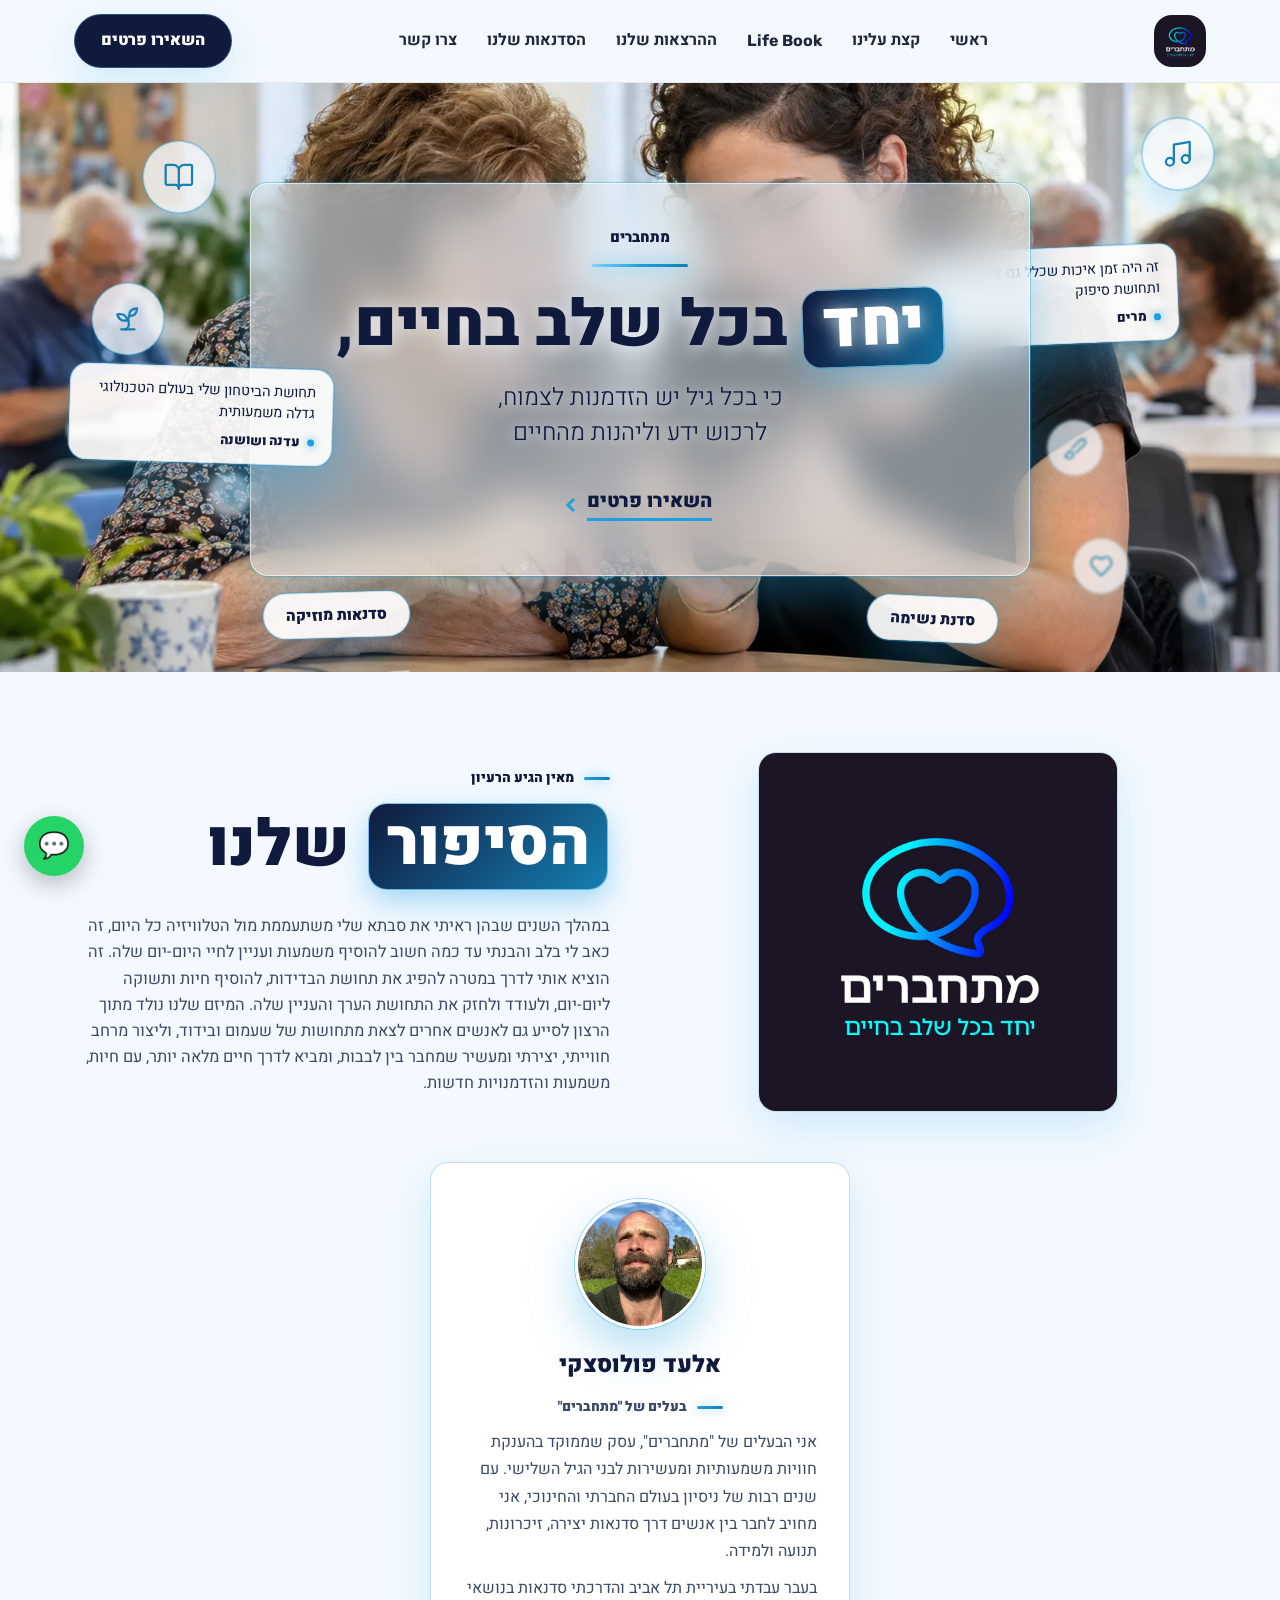
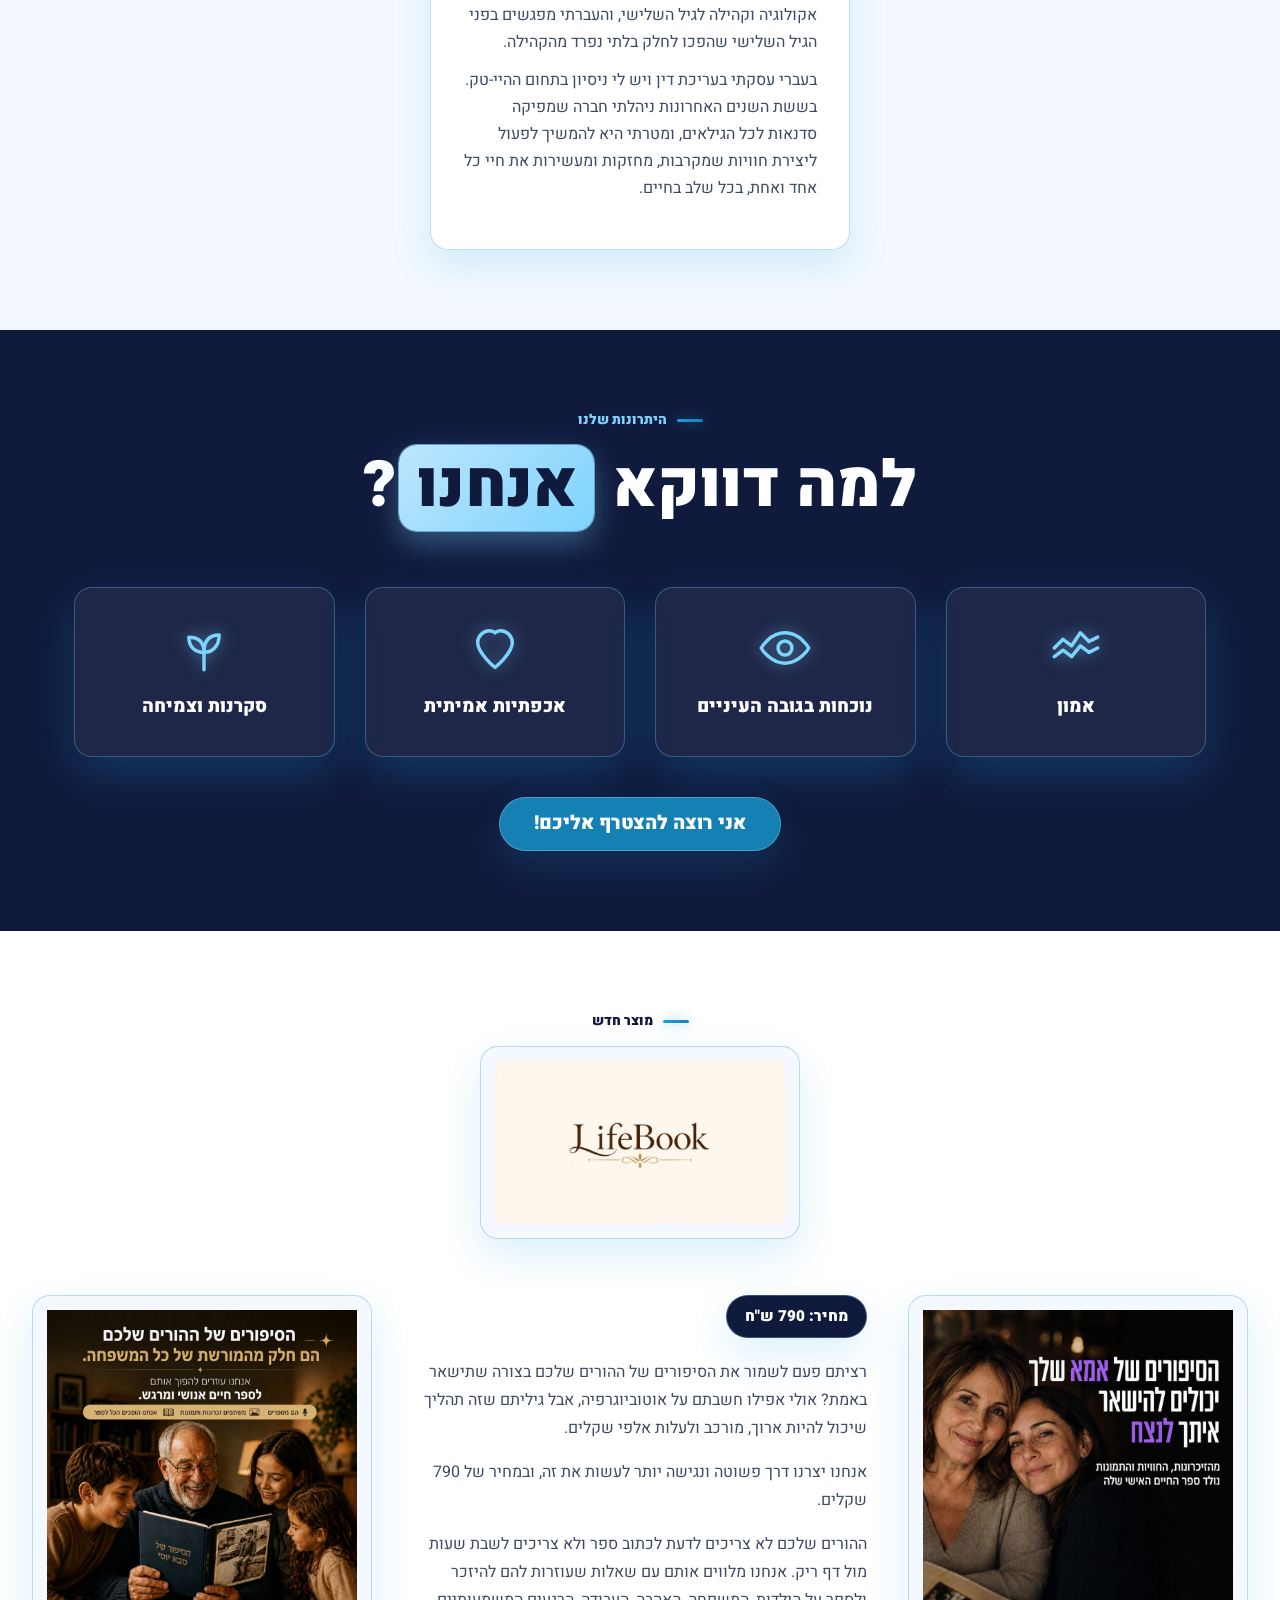
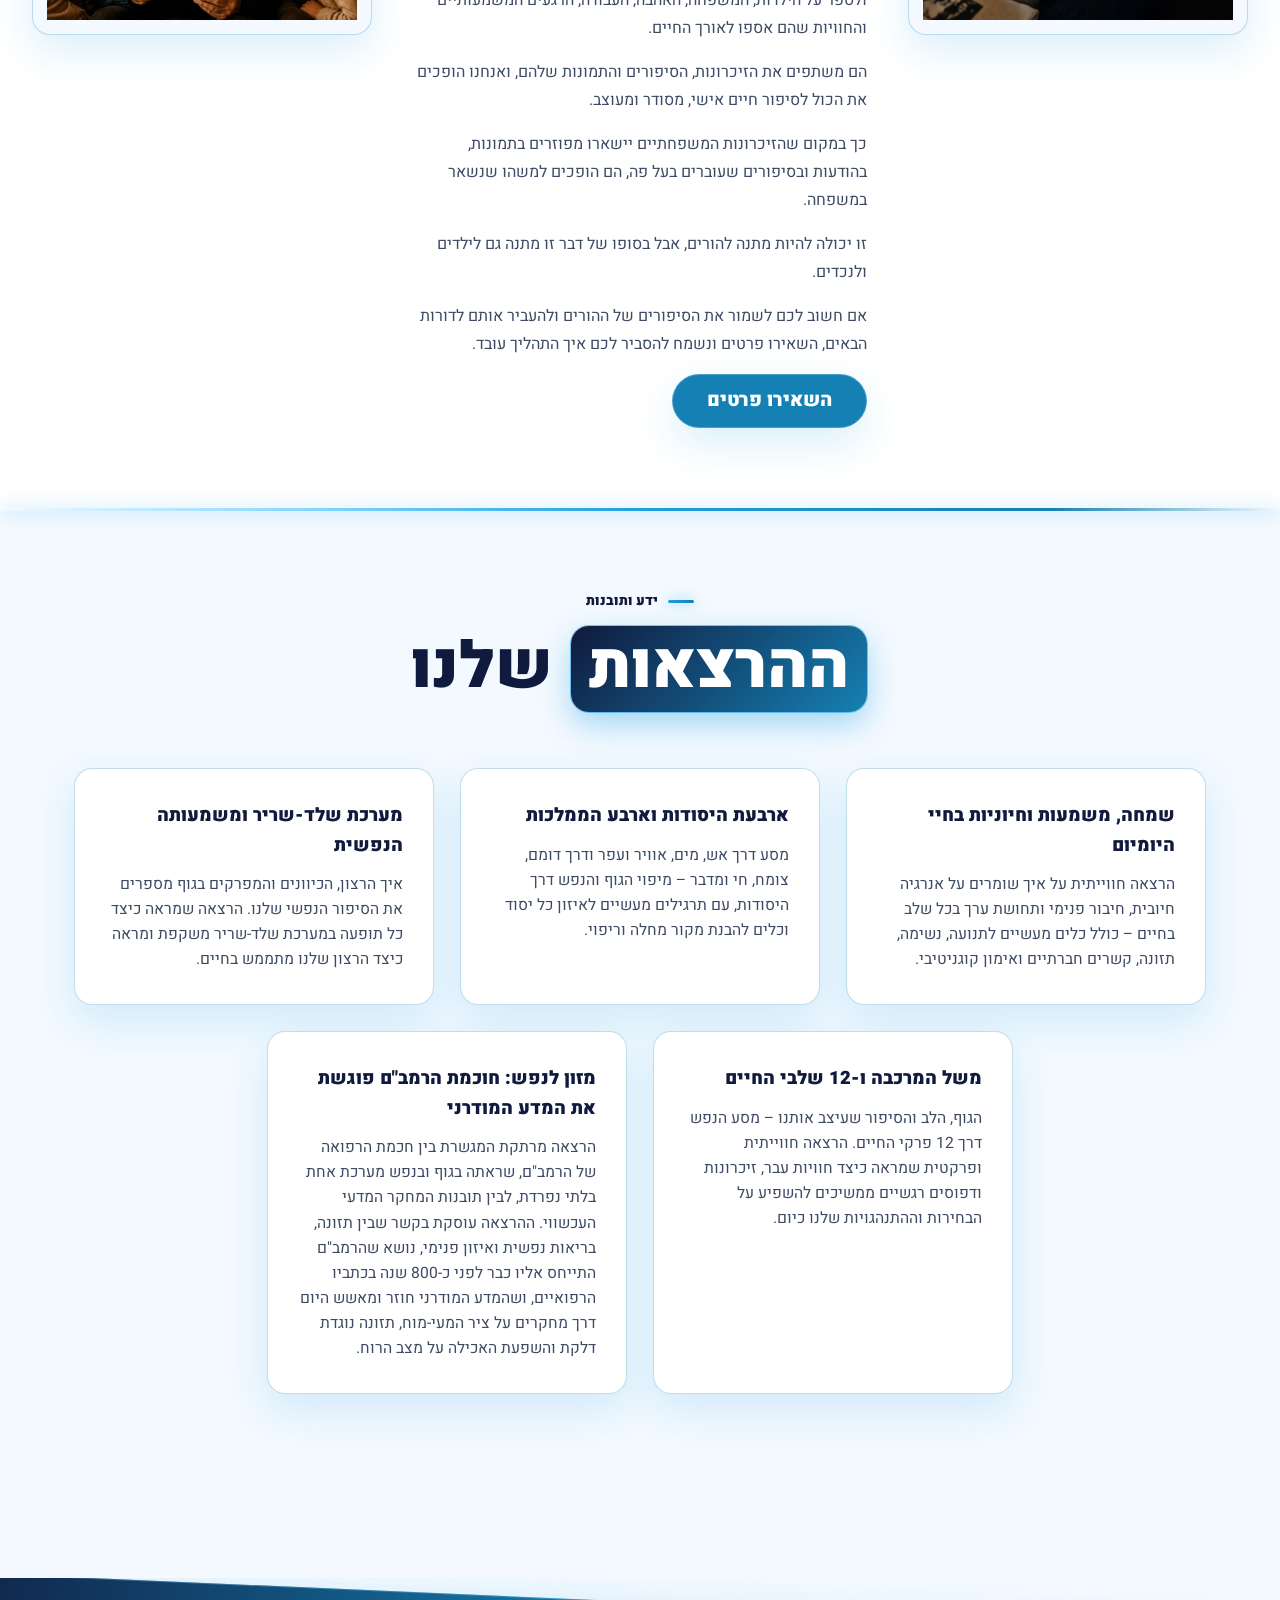
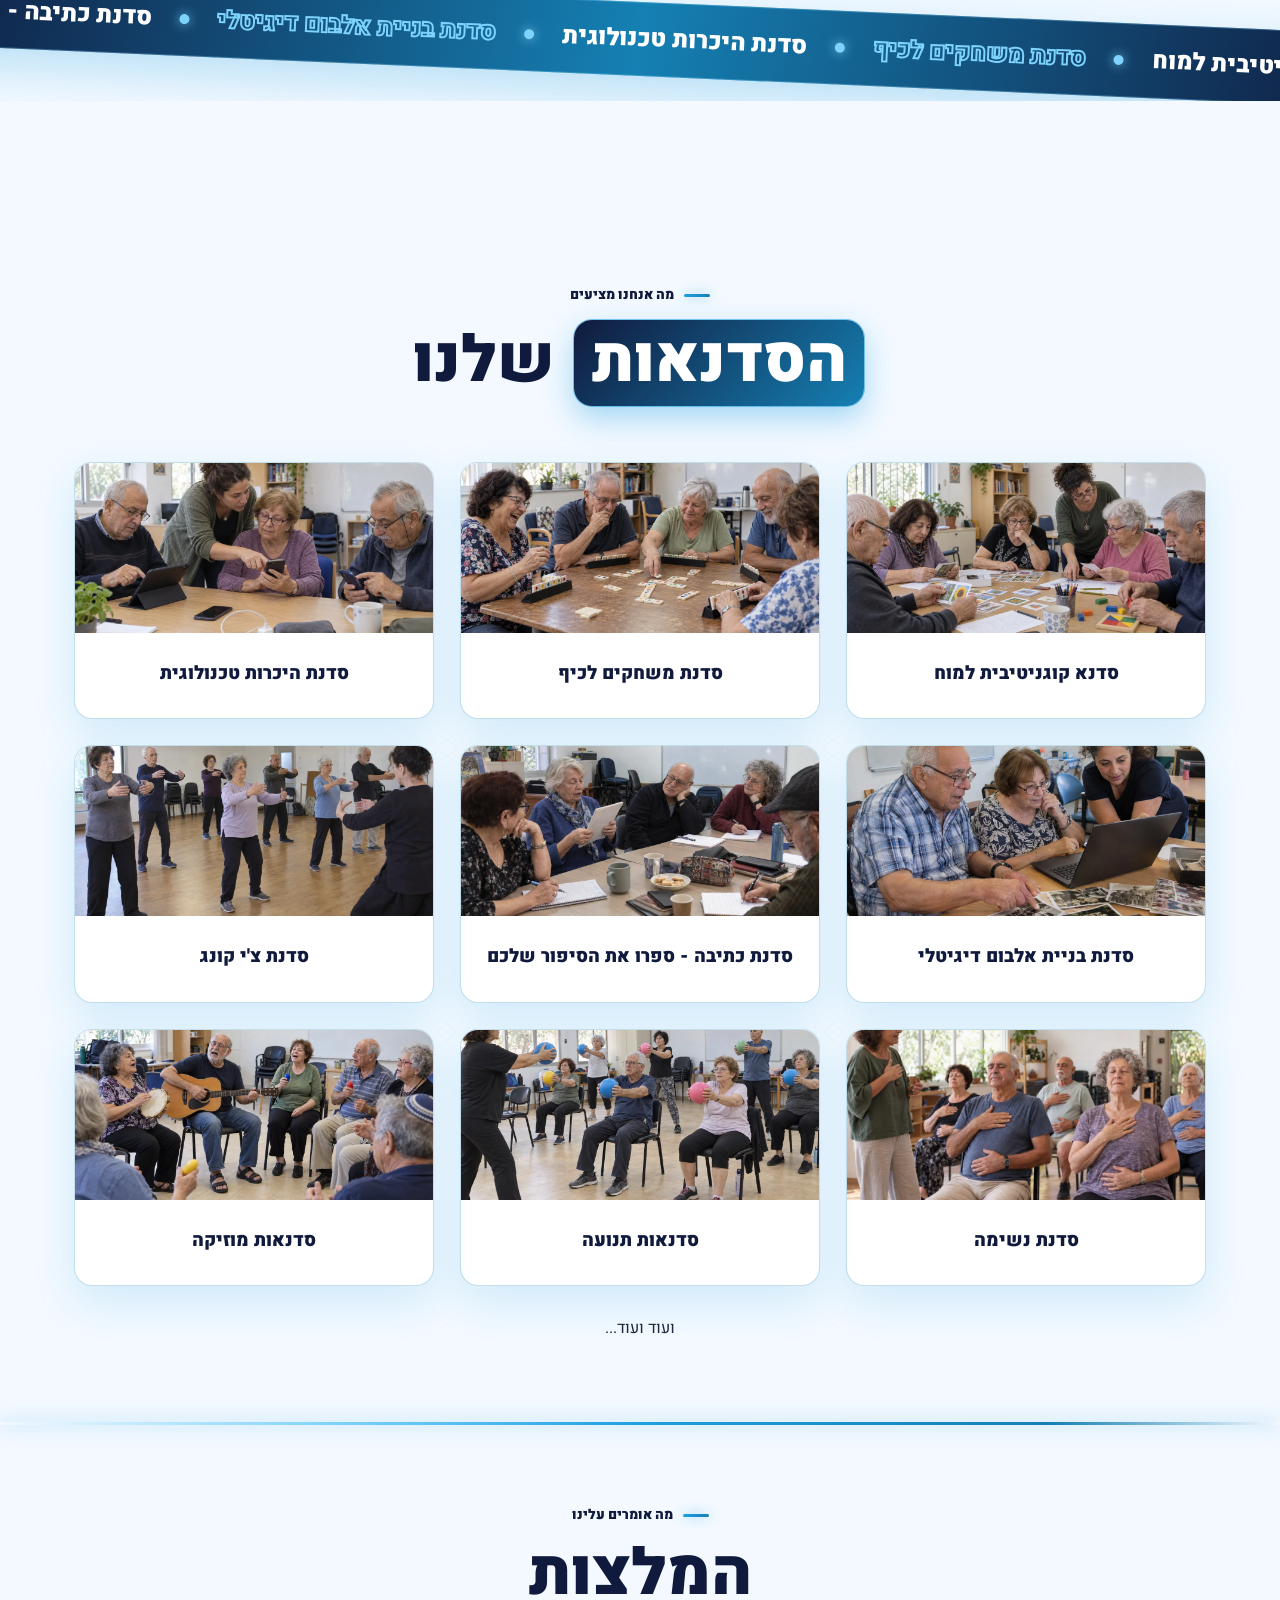
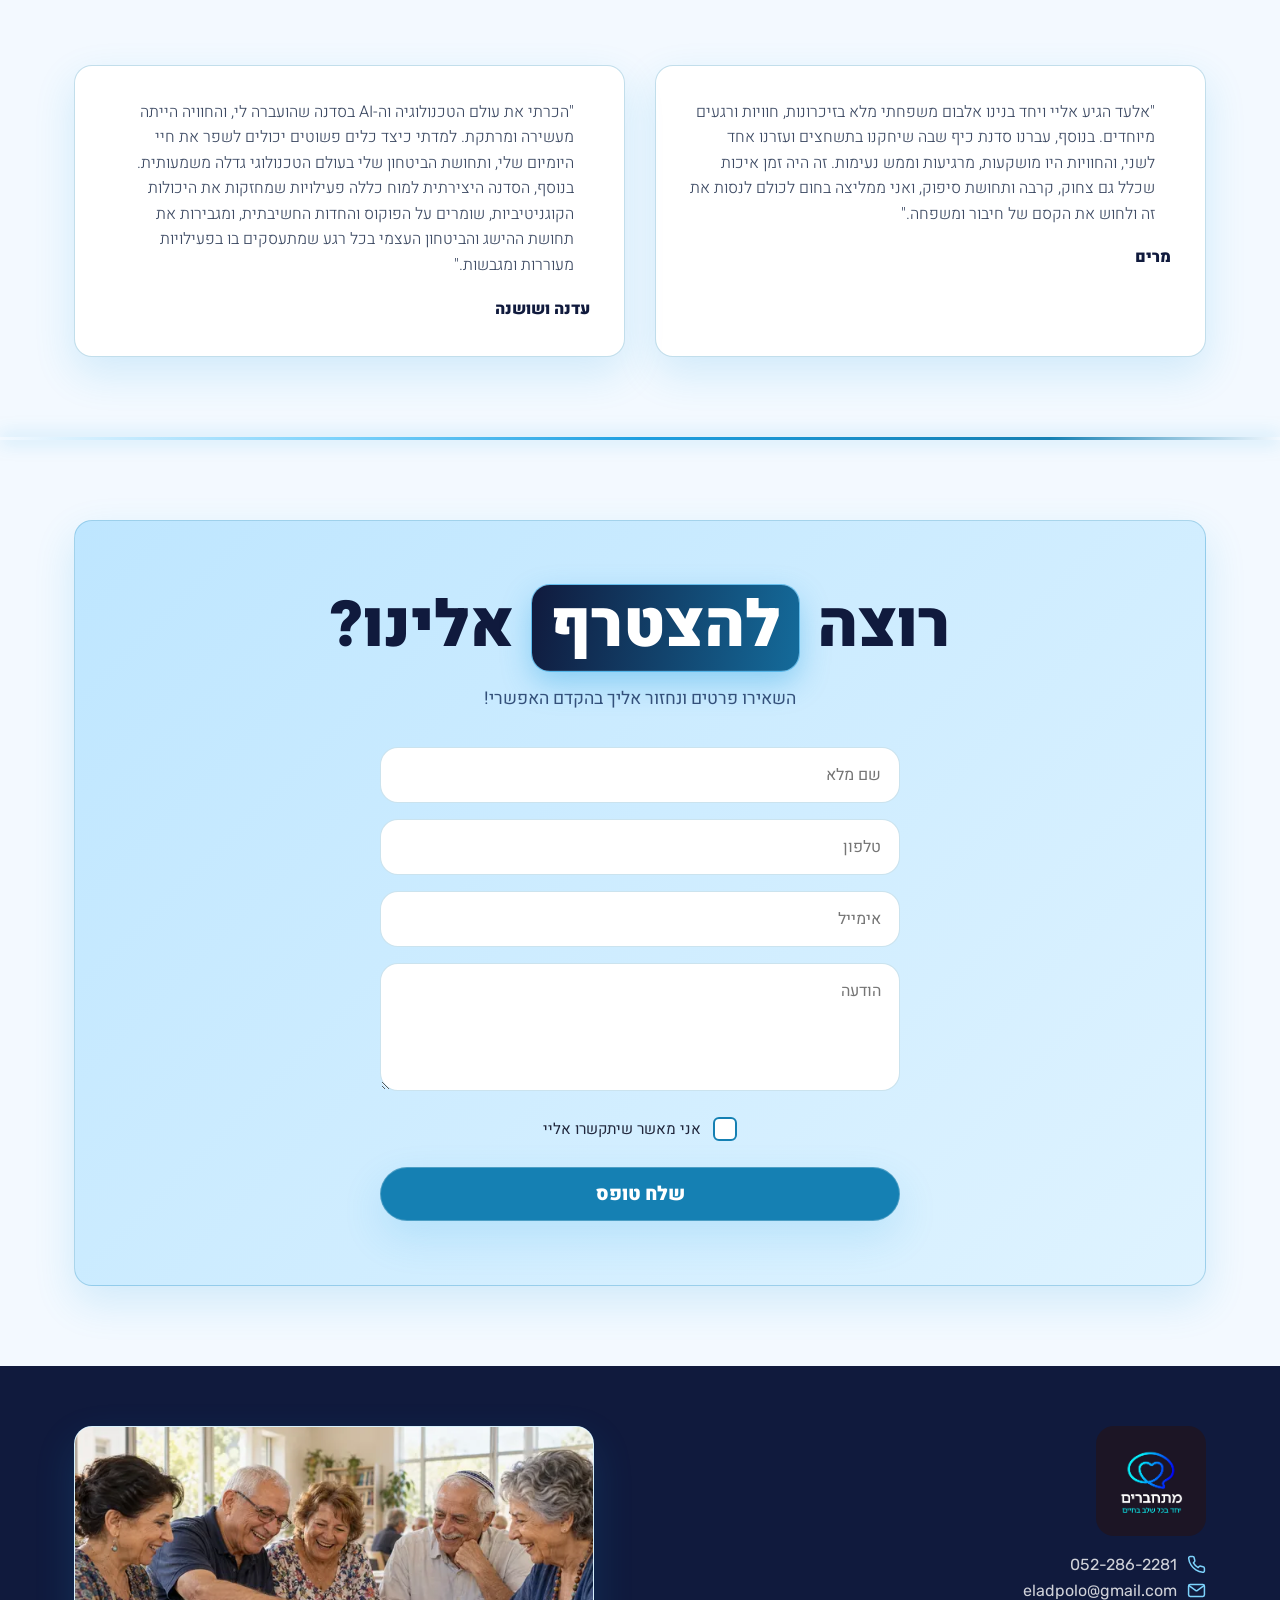
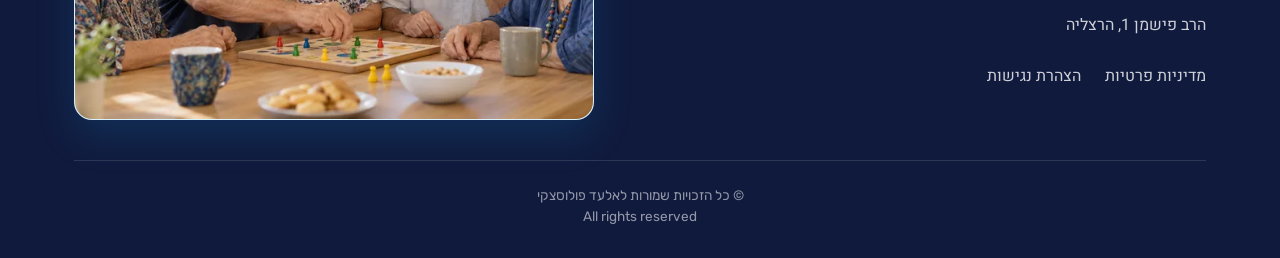
<file: index.html>
<!DOCTYPE html>
<html lang="he" dir="rtl">
<head>
<meta charset="UTF-8">
<meta name="viewport" content="width=device-width, initial-scale=1">
<title>מתחברים | יחד בכל שלב בחיים כי בכל גיל יש הזדמנות לצמוח לרכוש ידע</title>
<meta name="description" content="מתחברים מספקים ליווי והעצמה אישית לכל גיל, עם הזדמנויות לצמיחה, רכישת ידע ופיתוח אישי לאורך כל שלבי החיים.">
<link rel="preconnect" href="https://fonts.googleapis.com">
<link rel="preconnect" href="https://fonts.gstatic.com" crossorigin>
<link href="https://fonts.googleapis.com/css2?family=Heebo:wght@300;400;500;700;900&family=Rubik:wght@400;500;700&display=swap" rel="stylesheet">
<style>
  /* =====================================================================
     מתחברים : full-volume build.
     Governing law: motion-kit/docs/DESIGN-LAW.md, preset B.

     DIALS   DESIGN_VARIANCE 8 | MOTION_INTENSITY 8 | VISUAL_DENSITY 9

     ACCENT  ONE family: Elad's brand blue, read from the original file.
             #1E9FE0 primary, #1580B3 deep, #7DD3FC light, #BEE6FF pale.
             Reserved for actions, emphasis and the glow device.
             SECOND family with a written role: WhatsApp green #25D366
             marks the WhatsApp channel and nothing else on this page.

     DEVICE  The glow-edged panel. One radius, one border weight, one glow
             decision, on every card, photo and pill the page owns. The
             five competing card treatments the page shipped before this
             build are now one.

     IMAGERY Elad's own photography only. Nothing added, nothing replaced.

     TIMING  Two bands, nothing between them.
               band 1, feedback  .3s ease-out, every hover press and toggle
               band 2, entrance  .5s, .9s for a large surface, --ease-out
               continuous loops  2.4s to 30s, ease-in-out to bob, linear to glide

     TYPE    Heebo carries the page at four weights with four jobs:
               900 display, 700 chrome, 400 body, 300 the thin half of the
               Hebrew weight pair (DESIGN-LAW 38).
             Rubik keeps ONE job: Latin strings and digit runs.
             No letter-spacing on Hebrew anywhere (DESIGN-LAW 37).
     ===================================================================== */
  :root{
    /* NAMES MATCH VALUES. Three tokens used to be inherited from the original
       file under names that described a different palette entirely:
       --terracotta held a blue, --forest held a navy, --sage held a pale blue.
       A name that lies about its value makes every later reader guess. They are
       renamed here to what they actually are, and nothing else about them moved:
         --terracotta #1E9FE0 -> --brand
         --forest     #101A3D -> --navy
         --sage       #7DD3FC -> --brand-light */
    --cream:#F3F9FF;
    --peach:#BEE6FF;
    --brand:#1E9FE0;             /* brand blue, primary */
    --brand-deep:#1580B3;        /* brand blue, deep end */
    --brand-light:#7DD3FC;       /* brand blue, light end */
    --navy:#101A3D;              /* the dark ground and the ink of every heading */
    --ink:#20263B;
    --ink-soft:#3d4a63;
    --white:#FFFFFF;
    --whatsapp:#25D366;

    /* THE ONE CARD LANGUAGE. One border weight, one glow, and TWO radii on the
       whole page: --panel-radius on every card, panel, framed image and field,
       --chip-radius on every pill. Nothing boxy takes a third value. */
    --panel-radius:18px;
    --chip-radius:40px;
    --panel-border:1px;
    --panel-line:rgba(21,128,179,.26);
    --panel-line-dark:rgba(125,211,252,.30);
    --panel-glow:0 16px 40px rgba(30,159,224,.16);
    --panel-glow-lit:0 0 0 1px rgba(30,159,224,.42), 0 20px 48px rgba(30,159,224,.34);

    /* THE TWO TIMING BANDS */
    --fb:.3s;                    /* band 1: the page's ONE feedback duration */
    --enter:.5s;                 /* band 2: entrance */
    --enter-large:.9s;           /* band 2: ceiling, large surfaces only */
    --ease-out:cubic-bezier(.22,1,.36,1);
    --step:300ms;                /* hero stagger step. Hero only (DESIGN-LAW 17). */

    /* TWO TYPE SIZES FAR APART, weight extremes in between */
    --display:4rem;              /* desktop: 4.0x the 1rem body (DESIGN-LAW 29) */
    --display-sm:3.8rem;         /* phone: 3.8x, re-tuned not shrunk (DESIGN-LAW 30) */
    /* ONE card-title size. The three card families used to run 1.15 / 1.15 /
       1.1rem, a 0.05rem difference nobody can see and everybody has to
       maintain. A single token means the next card family cannot drift. */
    --card-title:1.15rem;
  }
  *{box-sizing:border-box;margin:0;padding:0;}
  html{scroll-behavior:smooth;}
  body{
    font-family:'Heebo',sans-serif;
    background:var(--cream);
    color:var(--ink);
    line-height:1.6;
  }
  a{text-decoration:none;color:inherit;}
  img{max-width:100%;display:block;}
  ul{list-style:none;}
  .container{max-width:1180px;margin:0 auto;padding:0 24px;}

  /* Rubik's one job: Latin strings and digit runs inside a Hebrew page. */
  .footer-bottom,
  footer a[href^="tel:"],
  footer a[href^="mailto:"],
  nav a[href="#lifebook"]{font-family:'Rubik',sans-serif;}

  /* Eyebrow: weight carries it, never tracking (DESIGN-LAW 37).
     Ink rather than accent, because an eyebrow is neither an action nor the
     one emphasised word (DESIGN-LAW 47). The accent shows up as the bar. */
  .eyebrow{
    color:var(--navy);
    font-weight:900;
    font-size:.85rem;
    display:flex;
    align-items:center;
    justify-content:center;
    gap:10px;
    margin-bottom:14px;
  }
  .eyebrow::before{
    content:"";width:26px;height:3px;border-radius:3px;flex:0 0 auto;
    background:linear-gradient(to left,var(--brand-deep),var(--brand));
    box-shadow:0 0 12px rgba(30,159,224,.55);
  }
  .story .eyebrow{justify-content:flex-start;}

  h1,h2,h3{font-family:'Heebo',sans-serif;font-weight:900;color:var(--navy);}
  section{padding:80px 0;}

  /* THE ACTION. White on #1580B3 at 19.2px/900 is WCAG "large text" and
     clears the 3:1 bar at 4.4:1 measured; white on the lighter #1E9FE0 does
     not, which is why the deep end of the family carries the button. */
  .btn{
    display:inline-flex;align-items:center;justify-content:center;
    min-height:54px;
    background:var(--brand-deep);
    color:#fff;
    padding:14px 34px;
    border-radius:var(--chip-radius);
    font-family:'Heebo',sans-serif;
    font-weight:900;
    font-size:1.2rem;
    line-height:1.2;
    border:var(--panel-border) solid rgba(255,255,255,.24);
    box-shadow:var(--panel-glow);
    cursor:pointer;
    touch-action:manipulation;
    transition:transform var(--fb) ease-out, box-shadow var(--fb) ease-out;
  }
  .btn:hover{transform:translateY(-3px);box-shadow:var(--panel-glow-lit);}
  .btn:focus-visible{outline:3px solid var(--brand);outline-offset:3px;}

  /* THE HEADER'S ACTION, the one small instance of the button.
     At 16px/900 it is NOT WCAG "large text": that bar opens at 18.66px bold.
     So it answers to the 4.5:1 body bar, and white on --brand-deep measures
     4.4:1, which misses. It therefore takes the next step DOWN the page's own
     ramp, --navy, exactly as .lifebook-price already does for exactly this
     reason, and keeps the accent as its glow edge and its focus ring.
     Measured after the change: white on --navy is 16.97:1. */
  .btn-sm{
    padding:12px 26px;
    font-size:1rem;
    background:var(--navy);
    border-color:var(--panel-line-dark);
  }

  /* HEADER */
  header{
    position:sticky;top:0;z-index:100;
    background:rgba(243,249,255,.92);
    backdrop-filter:blur(8px);
    border-bottom:1px solid rgba(16,26,61,.08);
  }
  .nav-wrap{
    display:flex;align-items:center;justify-content:space-between;
    padding:14px 24px;max-width:1180px;margin:0 auto;
  }
  .logo img{height:52px;border-radius:var(--panel-radius);}
  nav ul{display:flex;gap:30px;align-items:center;}
  /* Chrome weight is 700. The hover feedback is the accent underline growing
     from the inline-start edge, on the page's one feedback duration. */
  nav a{font-weight:700;font-size:1rem;position:relative;padding:6px 0;}
  nav a::after{
    content:"";position:absolute;inset-inline-start:0;bottom:0;height:2px;width:100%;
    background:var(--brand);border-radius:2px;
    transform:scaleX(0);transform-origin:left center;
    transition:transform var(--fb) ease-out;
  }
  /* Mirrored explicitly: the underline grows from the inline-start edge,
     which is the right edge in RTL (DESIGN-LAW 42). */
  [dir="rtl"] nav a::after{transform-origin:right center;}
  nav a:hover::after,nav a:focus-visible::after{transform:scaleX(1);}
  .menu-toggle{
    display:none;background:none;border:none;color:var(--navy);cursor:pointer;
    width:48px;height:48px;align-items:center;justify-content:center;flex-direction:column;gap:5px;
  }
  .menu-toggle span{display:block;width:24px;height:2px;border-radius:2px;background:currentColor;}

  @media(max-width:892px){
    .nav-wrap{padding:14px 16px;gap:8px;}
    .logo{flex:0 0 auto;}
    .menu-toggle{display:flex;flex:0 0 48px;touch-action:manipulation;}
    .nav-wrap > .btn{flex:0 0 auto;white-space:nowrap;}
    header nav{
      display:none;position:absolute;top:100%;right:0;left:0;width:100%;
      background:var(--cream);border-bottom:var(--panel-border) solid var(--panel-line);
      box-shadow:var(--panel-glow);
    }
    header nav.is-open{display:block;}
    header nav ul{display:block;}
    header nav a{
      display:flex;align-items:center;min-height:48px;padding:12px 24px;
      border-top:1px solid rgba(16,26,61,.08);touch-action:manipulation;
    }
    .menu-toggle:focus-visible, header nav a:focus-visible{
      outline:3px solid var(--brand);outline-offset:2px;
    }
  }

  /* HERO */
  .hero{
    position:relative;
    padding:100px 0 96px;
    text-align:center;
    overflow:hidden;              /* clips the float field and the tucked chip */
    background:var(--cream);
  }
  .hero-bg{position:absolute;inset:0;z-index:0;}
  .hero-slide{
    position:absolute;inset:0;opacity:0;
    /* THE CROSSFADE, brought back inside the law. It used to run 1.4s on
       cubic-bezier(.4,0,.2,1): half a second past the band-2 ceiling, on a
       curve that belongs to neither band. It is now the large-surface ceiling
       itself, --enter-large .9s, on the page's own --ease-out. Same effect,
       one number and one curve fewer to explain. */
    transition:opacity var(--enter-large) var(--ease-out);
  }
  .hero-slide.is-active{opacity:1;}
  .hero-slide img{width:100%;height:100%;object-fit:cover;display:block;}

  /* AMBIENT DRIFT. The photo is scaled 1.12 and its centre walks a small
     circle over 30s, linear, forever. The second rotate is the counter-turn
     that keeps the picture upright: rotate out, step off-centre, rotate back.
     Only transform moves, so it costs nothing and shifts no layout. */
  html.hero-rotation-ready .hero-slide img{
    animation:hero-ambient-drift 30s linear infinite;
  }
  @keyframes hero-ambient-drift{
    from{transform:scale(1.12) rotate(0deg) translateX(13px) rotate(0deg);}
    to{transform:scale(1.12) rotate(360deg) translateX(13px) rotate(-360deg);}
  }

  .hero .container{position:relative;z-index:2;}

  /* THE DEVICE, first appearance: a light glass panel with a brand glow edge.
     It is doing a real job here, holding Hebrew text legible over a photo
     that changes every 5.5 seconds. */
  .hero-panel{
    position:relative;
    isolation:isolate;
    max-width:780px;
    margin:0 auto;
    padding:42px 48px 46px;
    border-radius:var(--panel-radius);
    border:var(--panel-border) solid rgba(255,255,255,.62);
    /* Real glass, not fog. The tint is light enough that the photograph
       reads through it as colour and shape; the heavy blur is what makes
       Hebrew legible on top of six different photographs. The original
       radial haze that used to do this job is gone: two overlapping washes
       left a visible seam across the picture.

       THE SATURATE CAME DOWN, 1.25 to 0.85. Pushing saturation UP through
       the glass took whatever was behind it and made it louder, and three of
       the six hero photographs are warm interiors: the panel was smearing a
       beige wash across a page whose whole palette is cool. Below 1 the glass
       drains the picture instead of amplifying it, and the tint is now mixed
       three parts --cream to one part --peach rather than --cream alone, so
       the drained picture lands on the cool side of neutral. Both tint
       colours are already on this page; no new colour enters here. */
    background:rgba(228,244,255,.55);
    -webkit-backdrop-filter:blur(22px) saturate(.85);
    backdrop-filter:blur(22px) saturate(.85);
    box-shadow:var(--panel-glow-lit);
  }
  .brand-label{
    font-size:.92rem;letter-spacing:normal;color:var(--navy);font-weight:900;
    margin-bottom:14px;
  }
  .hero-hairline{
    display:block;width:96px;height:3px;border-radius:3px;margin:0 auto 22px;
    background:linear-gradient(to left,var(--brand-deep),var(--brand),var(--brand-light));
    box-shadow:0 0 16px rgba(30,159,224,.65);
    transform-origin:center;
  }

  /* THE HEBREW WEIGHT PAIR (DESIGN-LAW 38). Line one is the display: Heebo
     900 at 4x the body. Lines two and three are the same face at 300, far
     smaller. Two sizes far apart, and the extremes of the family between
     them. Nothing on this page sits in the middle. */
  .hero h2{margin:0 0 30px;color:var(--navy);text-wrap:balance;}
  .hero-line{display:block;}
  .hero-line:first-of-type{
    font-size:var(--display);font-weight:900;line-height:1.06;
    margin-bottom:16px;
    text-shadow:0 2px 18px rgba(243,249,255,.9);
  }
  /* The thin half of the pair stays ink, not a softer grey. Weight is already
     doing the contrast work; a pale grey would also have to fight a busy
     photograph behind the glass, and the people reading this page are the
     last people to give thin pale type to. */
  .hero-line:not(:first-of-type){
    font-size:1.5rem;font-weight:300;line-height:1.45;color:var(--navy);
    text-shadow:0 1px 12px rgba(243,249,255,.85);
  }
  .hero-nowrap{white-space:nowrap;}
  .hero-link{
    min-height:48px;display:inline-flex;align-items:center;justify-content:center;gap:9px;
    color:var(--navy);font-weight:900;font-size:1.2rem;touch-action:manipulation;
    transition:transform var(--fb) ease-out;
  }
  .hero-link:hover{transform:translateY(-2px);}
  .hero-link-text{
    line-height:1.35;padding-bottom:3px;
    border-bottom:3px solid var(--brand);
  }
  .hero-chevron{
    width:10px;height:10px;border-left:3px solid var(--brand);border-bottom:3px solid var(--brand);
    transform:rotate(45deg);flex:0 0 auto;
  }
  .hero-link:focus-visible{outline:3px solid var(--brand);outline-offset:4px;border-radius:3px;}

  @media(max-width:640px){
    /* The phone gets its own decision, not a narrower copy (DESIGN-LAW 55):
       a tighter panel inset, a re-tuned 3.8x ratio, and the float field
       pulled out to the corners so the text column stays clear. */
    /* The bottom padding is deeper than the desktop's on purpose: it is the
       shelf the proof chips stand on, under the panel and still over the
       photograph. The desktop has no such shelf; it has side gutters. */
    .hero{padding:72px 0 156px;}
    .hero-panel{padding:30px 16px 34px;max-width:100%;}
    .brand-label{font-size:.85rem;}
    .hero-hairline{width:72px;margin-bottom:18px;}
    .hero h2{margin-bottom:24px;}
    .hero-line:first-of-type{font-size:var(--display-sm);line-height:1.02;margin-bottom:14px;}
    .hero-line:not(:first-of-type){font-size:1.15rem;line-height:1.5;}
  }

  /* =====================================================================
     THE ONE CARD LANGUAGE.
     Before this build the page ran five competing card treatments. There is
     now one: radius 18, a 1px brand hairline, and the brand glow. The glow
     is the device, not a grey drop shadow, and it brightens on hover, so
     the edge is carrying state rather than decorating twice (VIS-04).
     ===================================================================== */
  .card,
  .lecture-card,
  .testimonial,
  .facilitator-card,
  .why-item,
  .story img,
  .lifebook-frame,
  .footer-img{
    border-radius:var(--panel-radius);
    border:var(--panel-border) solid var(--panel-line);
    box-shadow:var(--panel-glow);
    background:var(--white);
  }
  .why-item{
    background:rgba(255,255,255,.06);
    border-color:var(--panel-line-dark);
    box-shadow:0 16px 44px rgba(30,159,224,.22);
  }
  .card,
  .lecture-card,
  .testimonial,
  .facilitator-card,
  .why-item{
    transition:transform var(--fb) ease-out, box-shadow var(--fb) ease-out;
  }
  @media(hover:hover){
    .card:hover,
    .lecture-card:hover,
    .testimonial:hover,
    .facilitator-card:hover,
    .why-item:hover{transform:translateY(-6px);box-shadow:var(--panel-glow-lit);}
  }

  /* SECTION TITLE. The display size, 4x the body, nothing between. */
  .section-title{text-align:center;margin-bottom:56px;}
  .section-title h2{font-size:var(--display);font-weight:900;line-height:1.06;text-wrap:balance;}
  .cards{
    display:grid;grid-template-columns:repeat(auto-fit,minmax(220px,1fr));gap:26px;
  }
  .card{overflow:hidden;text-align:center;}
  .card-img{width:100%;height:170px;object-fit:cover;}
  .card-body{padding:26px 22px 30px;}
  /* NO MIN-HEIGHT. It used to be 52px, two lines' worth, on a title that is one
     line in eight of the nine workshop cards: a 23px hole under every one of
     them, plus an 18px gap reserved for a sibling that does not exist. The body
     now closes on its own content and the padding does the breathing. */
  .card h3{font-size:var(--card-title);font-weight:900;margin-bottom:18px;}
  .card-body h3:last-child{margin-bottom:0;}

  /* STORY */
  .story{
    display:grid;grid-template-columns:1fr 1fr;gap:60px;align-items:center;
  }
  @media(max-width:800px){.story{grid-template-columns:1fr;}}
  .story h2{font-size:var(--display);line-height:1.06;margin-bottom:24px;}
  .story p{font-size:1.02rem;color:var(--ink-soft);}
  #about .story img{max-width:360px;width:100%;display:block;margin:0 auto;}

  /* WHY US. Black used as material, not as a background colour (DESIGN-LAW 49). */
  .why-bg{background:var(--navy);color:#fff;}
  .why-bg .section-title h2{color:#fff;}
  .why-bg .eyebrow{color:#fff;}
  .why-grid{
    display:grid;grid-template-columns:repeat(auto-fit,minmax(240px,1fr));gap:30px;
  }
  .why-item{
    padding:34px 30px;
    text-align:center;
  }
  .why-icon{width:52px;height:52px;margin:0 auto 18px;display:block;}
  .why-icon svg{
    width:100%;height:100%;stroke:var(--brand-light);fill:none;stroke-width:1.6;
    stroke-linecap:round;stroke-linejoin:round;
    filter:drop-shadow(0 0 8px rgba(125,211,252,.55));
  }
  .why-item h3{color:#fff;font-size:var(--card-title);font-weight:900;margin-bottom:0;}

  .cta-row{display:flex;gap:18px;justify-content:center;margin-top:40px;flex-wrap:wrap;}

  /* TESTIMONIALS */
  .testimonials{
    display:grid;grid-template-columns:1fr 1fr;gap:30px;
  }
  @media(max-width:800px){.testimonials{grid-template-columns:1fr;}}
  .testimonial{padding:34px;}
  /* NO ITALIC. Hebrew has no italic: the browser fakes one by shearing the
     letterforms, which is the tell that the type was never designed for it and
     is the hardest thing on this page for an older reader to get through. The
     quoted voice is carried the Hebrew way instead (DESIGN-LAW 37 and 38): a
     weight step DOWN to 300, away from the 900 of the name underneath it, and a
     small logical indent so the block reads as set-in speech. The quotation
     marks in the copy are the client's own and are untouched. */
  .testimonial p{
    font-weight:300;
    color:var(--ink-soft);
    margin-bottom:18px;
    padding-inline-start:16px;
  }
  /* Ink at 900, not accent: #1E9FE0 on white is 2.96:1 and fails AA at this
     size, and a name is neither an action nor the emphasised word. */
  .testimonial .name{font-weight:900;color:var(--navy);}

  /* CONTACT. The same panel language at a larger radius, on the pale end of
     the one accent family. */
  .contact-bg{
    background:linear-gradient(135deg,#BEE6FF 0%,#DFF3FF 100%);
    border-radius:var(--panel-radius);
    border:var(--panel-border) solid var(--panel-line);
    box-shadow:var(--panel-glow);
    padding:64px 40px;
    text-align:center;
  }
  .contact-bg h2{font-size:var(--display);line-height:1.06;margin-bottom:14px;text-wrap:balance;}
  .contact-bg p{margin-bottom:34px;color:#33507a;font-size:1.1rem;}
  form.contact-form{max-width:520px;margin:0 auto;display:flex;flex-direction:column;gap:16px;}
  form.contact-form input, form.contact-form textarea{
    padding:15px 18px;border-radius:var(--panel-radius);font-family:inherit;font-size:1rem;
    border:var(--panel-border) solid rgba(21,128,179,.22);
    background:var(--white);color:var(--ink);
    transition:box-shadow var(--fb) ease-out, border-color var(--fb) ease-out;
  }
  form.contact-form input:focus, form.contact-form textarea:focus{
    outline:none;border-color:var(--brand);
    box-shadow:0 0 0 3px rgba(30,159,224,.30);
  }
  form.contact-form input[type="tel"]{text-align:right;}

  /* THE CONSENT CONTROL.
     The native box paints at 13 by 13 and carried no padding of its own, so the
     only thing to aim at was a third of the 44px minimum, on the one control
     that gates the whole form, on a page built for hands that are not steady.
     Three things change and nothing else:

     1. THE LABEL IS THE TARGET. It wraps the input, so box and words are one
        tap, and it is padded to a 44px minimum height. Nobody has to hit 13px.
     2. THE NATIVE BOX IS HIDDEN, NOT REMOVED. It keeps its place in the DOM,
        stays focusable, stays `required`, and still runs the browser's own
        validation. Only its paint is dropped. display:none would have taken
        the keyboard and the validation with it.
     3. THE DRAWN BOX IS 24px and follows :checked, filling with the deep end
        of the accent and showing a white tick. The deep end, not the light one:
        white on #1E9FE0 measures 2.96:1 and misses even the 3:1 bar that a
        drawn control answers to; white on #1580B3 measures 4.4:1.
     Focus lands on the real input and paints its ring on the drawn box, so a
     keyboard user can always see where they are. */
  .checkbox-row{
    position:relative;
    display:flex;align-items:center;justify-content:center;gap:12px;
    min-height:44px;
    padding:10px 14px;
    font-size:.95rem;
    line-height:1.35;
    border-radius:var(--panel-radius);
    cursor:pointer;
  }
  .checkbox-row input[type="checkbox"]{
    position:absolute;
    inset-inline-start:14px;
    top:50%;
    width:24px;height:24px;margin:0;
    transform:translateY(-50%);
    opacity:0;
    cursor:pointer;
  }
  .cb-box{
    flex:0 0 auto;
    width:24px;height:24px;
    display:inline-flex;align-items:center;justify-content:center;
    /* Derived from the panel radius rather than picked, so the page still
       carries two authored box radii and not three. */
    border-radius:calc(var(--panel-radius) / 3);
    border:2px solid var(--brand-deep);
    background:var(--white);
    transition:background var(--fb) ease-out, border-color var(--fb) ease-out;
  }
  .cb-box svg{
    width:15px;height:15px;
    stroke:#fff;fill:none;stroke-width:3;stroke-linecap:round;stroke-linejoin:round;
    opacity:0;
    transition:opacity var(--fb) ease-out;
  }
  .checkbox-row input[type="checkbox"]:checked + .cb-box{
    background:var(--brand-deep);border-color:var(--brand-deep);
  }
  .checkbox-row input[type="checkbox"]:checked + .cb-box svg{opacity:1;}
  .checkbox-row input[type="checkbox"]:focus-visible + .cb-box{
    outline:3px solid var(--brand-deep);outline-offset:3px;
  }
  @media(prefers-reduced-motion: reduce){
    .cb-box,.cb-box svg{transition:none;}
  }

  /* FOOTER. Tints of white instead of the two stray warm greys the original
     carried, so the palette stays at three neutrals plus the one accent. */
  footer{background:var(--navy);color:rgba(255,255,255,.80);padding:60px 0 30px;}
  .footer-top{
    display:flex;justify-content:space-between;flex-wrap:wrap;gap:30px;margin-bottom:40px;
  }
  footer a{transition:color var(--fb) ease-out;}
  footer a:hover{color:var(--brand-light);}
  .footer-links{display:flex;gap:24px;flex-wrap:wrap;}
  /* The two legal links measured 26px of hit height, which is a line of text
     and nothing else. Vertical padding takes them to the 44px minimum without
     moving a single glyph: the text sits where it sat, the target grew around
     it. They stay inline-flex so the padding actually counts as target. */
  .footer-links a{
    display:inline-flex;align-items:center;
    min-height:44px;
    padding-block:9px;
  }
  .footer-links a:focus-visible{outline:3px solid var(--brand-light);outline-offset:2px;border-radius:3px;}

  /* FOOTER CONTACT ICONS. These two were a phone emoji and an envelope emoji,
     the one place on the page where a glyph from a font was doing an icon's job
     while every other icon on the page is a stroked outline (DESIGN-LAW 64).
     They are now the same outlines as everywhere else. The phone is the exact
     path the sticky bar already carries; the envelope is its match, drawn to
     the same stroke weight and the same cap and join. Light end of the accent,
     because the footer ground is --navy and the deep end disappears into it;
     it is the same stroke the .why-icon set uses on that same navy band.
     The text beside them is untouched. */
  .footer-contact{display:flex;align-items:center;gap:10px;}
  .footer-contact svg{
    width:19px;height:19px;flex:0 0 auto;
    stroke:var(--brand-light);fill:none;stroke-width:1.9;
    stroke-linecap:round;stroke-linejoin:round;
  }
  .footer-img{overflow:hidden;flex:0 1 520px;max-width:520px;border-color:var(--panel-line-dark);}
  .footer-img img{width:100%;height:auto;}
  .footer-bottom{
    border-top:1px solid rgba(255,255,255,.12);padding-top:24px;text-align:center;
    font-size:.85rem;color:rgba(255,255,255,.55);
  }

  /* FACILITATOR */
  .facilitator-card{padding:36px 32px;text-align:center;}
  .facilitator-photo{
    width:130px;height:130px;border-radius:50%;object-fit:cover;margin:0 auto 18px;
    border:3px solid var(--white);
    box-shadow:var(--panel-glow-lit);
  }
  .facilitator-card h3{margin-bottom:12px;font-size:1.45rem;}
  .facilitator-card p{color:var(--ink-soft);line-height:1.7;margin-bottom:10px;text-align:right;}

  /* LECTURES */
  .lecture-card{padding:32px 30px;}
  .lecture-card h3{font-size:var(--card-title);font-weight:900;margin-bottom:12px;}
  .lecture-card p{color:var(--ink-soft);font-size:.98rem;margin-bottom:0;}
  @media(min-width:1024px){
    #lectures .cards{grid-template-columns:repeat(6,1fr);}
    #lectures .lecture-card{grid-column:span 2;}
    #lectures .lecture-card:nth-child(4){grid-column:2 / span 2;}
    #lectures .lecture-card:nth-child(5){grid-column:4 / span 2;}
    #workshops .cards{grid-template-columns:repeat(3,1fr);}
  }

  /* LIFEBOOK */
  .lifebook-wrap{display:grid;grid-template-columns:1fr 1fr;gap:50px;align-items:start;}
  @media(max-width:800px){.lifebook-wrap{grid-template-columns:1fr;}}
  .lifebook-images{display:grid;gap:20px;}
  @media(min-width:1024px){
    .lifebook-wrap{grid-template-columns:minmax(0,1fr) minmax(0,2fr) minmax(0,1fr);gap:32px;}
    .lifebook-images{display:contents;}
    .lifebook-images .lifebook-frame:first-child{grid-column:1;grid-row:1;}
    .lifebook-text{grid-column:2;grid-row:1;}
    .lifebook-images .lifebook-frame:last-child{grid-column:3;grid-row:1;}
  }
  @media (min-width:1280px){
    .lifebook-wrap{
      width:min(1480px, calc(100vw - 64px));
      margin-inline:calc((100% - min(1480px, calc(100vw - 64px))) / 2);
      grid-template-columns:minmax(0,3fr) minmax(0,4fr) minmax(0,3fr);gap:40px;
    }
  }
  .lifebook-text p{color:var(--ink-soft);margin-bottom:16px;line-height:1.75;}
  /* The price pill runs on ink, not on the light accent: white on #1E9FE0 is
     2.96:1 and fails at this size. It keeps the accent as its glow edge. */
  .lifebook-price{
    display:inline-block;background:var(--navy);color:#fff;
    padding:8px 18px;border-radius:var(--chip-radius);font-weight:900;font-size:.95rem;margin-bottom:20px;
    border:var(--panel-border) solid var(--panel-line-dark);
    box-shadow:var(--panel-glow);
  }
  /* THE LIFEBOOK SECTION, REFRAMED.
     The logo tile and the two flyers are Elad's own artwork and they stay
     exactly as he drew them: nothing here recolours, crops or retouches a
     single pixel of an image. What changed is what they are MOUNTED in.

     They used to BE the page surface: three full-width slabs of warm beige and
     warm brown sitting straight on a cool blue page, with the card treatment
     welded onto the picture's own edge. At that size, with no mount, the
     artwork was not a picture on the page, it was the page, and the palette
     read as broken for the length of the section.

     Each one now sits inside the page's one device, the glow-edged panel, with
     a cool --cream mat around it, and each is one size step smaller than it
     was. A warm document DISPLAYED on a cool page reads as a document. A warm
     document that IS the page reads as a palette break. Same pictures, same
     order, same alt text. */
  .lifebook-frame{
    display:block;
    width:100%;
    max-width:340px;
    margin-inline:auto;
    padding:14px;
    background:var(--cream);
  }
  .lifebook-frame img{width:100%;display:block;}
  /* The logo tile is the smallest of the three displayed cards. */
  #lifebook .section-title .lifebook-frame{max-width:320px;}
  @media(max-width:640px){
    #lifebook .section-title .lifebook-frame{max-width:260px;}
    .lifebook-frame{max-width:300px;}
  }

  /* =====================================================================
     MOTION.  Band 1 is .3s. Band 2 is .5s, .9s on a large surface.
     Loops run 2.4s to 30s. There is nothing in between the bands.
     ===================================================================== */

  /* The highlight pill. Ink to deep brand, because white on the light end of
     the family measures 2.96:1 and misses even the large-text bar. The
     accent comes back as the glow ring around the pill. */
  .heading-highlight{
    position:relative;display:inline-block;z-index:0;color:#fff;
    line-height:1.2;padding:.04em .28em .1em;margin:0 .04em;border-radius:.28em;
  }
  .heading-highlight::before{
    content:"";position:absolute;z-index:-1;inset:0;border-radius:inherit;
    background:linear-gradient(135deg,#101A3D 0%,#1580B3 100%);
    box-shadow:0 0 0 1px rgba(30,159,224,.55), 0 12px 30px rgba(30,159,224,.38);
    transform:scaleX(1);transform-origin:right center;
  }
  /* One deliberate inversion: on the navy band the pill goes pale and the
     text goes ink, which is the only way it reads against its own ground. */
  .why-bg .heading-highlight{color:var(--navy);}
  .why-bg .heading-highlight::before{
    background:linear-gradient(135deg,#BEE6FF 0%,#7DD3FC 100%);
    box-shadow:0 0 0 1px rgba(125,211,252,.7), 0 12px 30px rgba(125,211,252,.35);
  }

  /* ENTRANCE. .5s, 28px, opacity and transform only, no layout shift.
     No per-item delay below the fold: grids arrive together (DESIGN-LAW 17). */
  html.motion-ready .reveal-item{
    opacity:0;transform:translateY(28px);
    transition:opacity var(--enter) var(--ease-out), transform var(--enter) var(--ease-out);
  }
  html.motion-ready .reveal-item.is-revealed{opacity:1;transform:translateY(0);}

  /* Before the pill sweeps in the word must still be readable on bare ground:
     ink on the light sections, white on the navy band. It flips as the pill
     arrives under it. */
  html.motion-ready .heading-highlight{color:var(--navy);}
  html.motion-ready .why-bg .heading-highlight{color:#fff;}
  html.motion-ready .heading-highlight::before{transform:scaleX(0);}
  html.motion-ready .reveal-item.is-revealed .heading-highlight{
    color:#fff;transition:color var(--fb) ease-out 420ms;
  }
  html.motion-ready .why-bg .reveal-item.is-revealed .heading-highlight{
    color:var(--navy);transition:color var(--fb) ease-out 420ms;
  }
  html.motion-ready .reveal-item.is-revealed .heading-highlight::before{
    transform:scaleX(1);transition:transform var(--enter) var(--ease-out) 260ms;
  }

  /* THE HERO LADDER. 300ms per element, hero lockup only. Six rungs:
     label, hairline, headline line 1, line 2, line 3, then the action.
     The panel itself is the large surface and takes the .9s ceiling. */
  html.motion-ready .hero-panel{opacity:0;}
  html.motion-ready .hero-panel .brand-label,
  html.motion-ready .hero-panel .hero-line,
  html.motion-ready .hero-panel .hero-link{opacity:0;transform:translateY(28px);}
  html.motion-ready .hero-panel .hero-hairline{opacity:0;transform:scaleX(0);}

  html.motion-ready.hero-intro-started .hero-panel{
    opacity:1;transition:opacity var(--enter-large) var(--ease-out);
  }
  html.motion-ready.hero-intro-started .hero-panel .brand-label,
  html.motion-ready.hero-intro-started .hero-panel .hero-line,
  html.motion-ready.hero-intro-started .hero-panel .hero-link{
    opacity:1;transform:translateY(0);
    transition:opacity var(--enter) var(--ease-out) var(--rung,0ms),
               transform var(--enter) var(--ease-out) var(--rung,0ms);
  }
  html.motion-ready.hero-intro-started .hero-panel .hero-hairline{
    opacity:1;transform:scaleX(1);
    transition:opacity var(--enter) var(--ease-out) var(--rung,0ms),
               transform var(--enter) var(--ease-out) var(--rung,0ms);
  }
  .hero-panel .brand-label{--rung:0ms;}
  .hero-panel .hero-hairline{--rung:var(--step);}
  .hero-panel .hero-line:first-of-type{--rung:calc(var(--step) * 2);}
  .hero-panel .hero-line:nth-of-type(2){--rung:calc(var(--step) * 3);}
  .hero-panel .hero-line:nth-of-type(3){--rung:calc(var(--step) * 4);}
  .hero-panel .hero-link{--rung:calc(var(--step) * 5);}

  @media(hover:hover){
    html.motion-ready .card.is-revealed:hover,
    html.motion-ready .lecture-card.is-revealed:hover,
    html.motion-ready .testimonial.is-revealed:hover,
    html.motion-ready .facilitator-card.is-revealed:hover,
    html.motion-ready .why-item.is-revealed:hover{
      transform:translateY(-6px);box-shadow:var(--panel-glow-lit);
    }
  }

  /* REDUCED MOTION: complete, correct and still (DESIGN-LAW 23). */
  @media(prefers-reduced-motion: reduce){
    html{scroll-behavior:auto;}
    .btn,.card,.lecture-card,.testimonial,.facilitator-card,.why-item,
    .hero-link,nav a::after,footer a{transition:none;}
    .btn:hover,.card:hover,.lecture-card:hover,.testimonial:hover,
    .facilitator-card:hover,.why-item:hover,.hero-link:hover{transform:none;}
    .hero-slide{transition:none;}
    html.hero-rotation-ready .hero-slide img{animation:none;transform:none;}
    html.motion-ready .hero-panel,
    html.motion-ready .reveal-item,
    html.motion-ready .hero-panel .brand-label,
    html.motion-ready .hero-panel .hero-hairline,
    html.motion-ready .hero-panel .hero-line,
    html.motion-ready .hero-panel .hero-link{opacity:1;transform:none;transition:none;}
    html.motion-ready .heading-highlight::before{transform:scaleX(1);transition:none;}
    html.motion-ready .heading-highlight{color:#fff;transition:none;}
    html.motion-ready .why-bg .heading-highlight{color:var(--navy);}
  }

  /* THE PHONE'S OWN TYPE DECISION. 3.8x the body rather than the desktop
     4.0x, re-tuned and not simply scaled down (DESIGN-LAW 30). */
  @media(max-width:640px){
    .section-title h2,
    .story h2,
    .contact-bg h2{font-size:var(--display-sm);line-height:1.02;}
    .section-title{margin-bottom:44px;}
    .contact-bg{padding:48px 20px;}
    .facilitator-card{padding:30px 22px;}
    .lecture-card{padding:28px 24px;}
    .testimonial{padding:28px 24px;}
    .why-item{padding:30px 24px;}
  }

  /* The second colour family, and its whole written role: WhatsApp. */
  .whatsapp-float{
    position:fixed;bottom:24px;left:24px;background:var(--whatsapp);color:#fff;
    width:60px;height:60px;border-radius:50%;display:flex;align-items:center;justify-content:center;
    box-shadow:0 8px 24px rgba(0,0,0,.25);font-size:1.6rem;z-index:200;
    transition:transform var(--fb) ease-out;
  }
  .whatsapp-float:hover{transform:translateY(-3px);}
  @media(prefers-reduced-motion: reduce){
    .whatsapp-float{transition:none;}
    .whatsapp-float:hover{transform:none;}
  }
</style>
<link rel="stylesheet" href="assets/motion-extra.css">
</head>
<body>

<header>
  <div class="nav-wrap">
    <a href="#top" class="logo"><img src="assets/logo.jpg" alt="מתחברים"></a>
    <nav id="primary-navigation">
      <ul>
        <li><a href="#top">ראשי</a></li>
        <li><a href="#about">קצת עלינו</a></li>
        <li><a href="#lifebook">Life Book</a></li>
        <li><a href="#lectures">ההרצאות שלנו</a></li>
        <li><a href="#workshops">הסדנאות שלנו</a></li>
        <li><a href="#contact">צרו קשר</a></li>
      </ul>
    </nav>
    <button class="menu-toggle" type="button" aria-label="פתיחת תפריט ניווט" aria-expanded="false" aria-controls="primary-navigation">
      <span aria-hidden="true"></span>
      <span aria-hidden="true"></span>
      <span aria-hidden="true"></span>
    </button>
    <a href="#contact" class="btn btn-sm">השאירו פרטים</a>
  </div>
</header>

<section class="hero" id="top">
  <div class="hero-bg">
    <picture class="hero-slide is-active">
      <source media="(max-width:700px)" srcset="assets/hero/phone-01.webp">
      <img src="assets/hero/desktop-01.webp" alt="" fetchpriority="high">
    </picture>
    <picture class="hero-slide">
      <source media="(max-width:700px)" srcset="assets/hero/phone-04.webp">
      <img src="assets/hero/desktop-04.webp" alt="">
    </picture>
    <picture class="hero-slide">
      <source media="(max-width:700px)" srcset="assets/hero/phone-06.webp">
      <img src="assets/hero/desktop-06.webp" alt="">
    </picture>
    <picture class="hero-slide">
      <source media="(max-width:700px)" srcset="assets/hero/phone-07.webp">
      <img src="assets/hero/desktop-07.webp" alt="">
    </picture>
    <picture class="hero-slide">
      <source media="(max-width:700px)" srcset="assets/hero/phone-09.webp">
      <img src="assets/hero/desktop-09.webp" alt="">
    </picture>
    <picture class="hero-slide">
      <source media="(max-width:700px)" srcset="assets/hero/phone-27.webp">
      <img src="assets/hero/desktop-27.webp" alt="">
    </picture>
  </div>

  <!-- ===================================================================
       FLOAT FIELD. Seven real DOM icons, one per thing Elad actually runs,
       and every one of them is named further down this page: music,
       painting, writing, the digital album, care, movement, growth.

       Numbers come from the B1 extraction,
       motion-kit/docs/specs/onemanai-hero/spec-float-field.json: seven
       icons, five on the phone, the near band on the reference's own
       measured 15px over its measured ease-in-out loop, and the per-icon
       duration, delay, amplitude, blur and size straight off its table.
       What this build re-mapped, and why, is written at the top of the
       float field block in assets/motion-extra.css.

       Icons: Lucide outlines (ISC licence, lucide.dev), pasted inline.
       No icon font, no CDN, nothing fetched at runtime.
       =================================================================== -->
  <div class="mx-field" aria-hidden="true">
    <span class="mx-ico mx-ico-1"><svg viewBox="0 0 24 24"><path d="M9 18V5l12-2v13"/><circle cx="6" cy="18" r="3"/><circle cx="18" cy="16" r="3"/></svg></span>
    <span class="mx-ico mx-ico-2"><svg viewBox="0 0 24 24"><path d="m9.06 11.9 8.07-8.06a2.85 2.85 0 1 1 4.03 4.03l-8.06 8.08"/><path d="M7.07 14.94c-1.66 0-3 1.35-3 3.02 0 1.33-2.5 1.52-2 2.02 1.08 1.1 2.49 2.02 4 2.02 2.2 0 4-1.8 4-4.04a3.01 3.01 0 0 0-3-3.02z"/></svg></span>
    <span class="mx-ico mx-ico-3"><svg viewBox="0 0 24 24"><path d="M12 7v14"/><path d="M3 18a1 1 0 0 1-1-1V4a1 1 0 0 1 1-1h5a4 4 0 0 1 4 4 4 4 0 0 1 4-4h5a1 1 0 0 1 1 1v13a1 1 0 0 1-1 1h-6a3 3 0 0 0-3 3 3 3 0 0 0-3-3z"/></svg></span>
    <span class="mx-ico mx-ico-4"><svg viewBox="0 0 24 24"><path d="M14.5 4h-5L7 7H4a2 2 0 0 0-2 2v9a2 2 0 0 0 2 2h16a2 2 0 0 0 2-2V9a2 2 0 0 0-2-2h-3l-2.5-3z"/><circle cx="12" cy="13" r="3"/></svg></span>
    <span class="mx-ico mx-ico-5"><svg viewBox="0 0 24 24"><path d="M19 14c1.49-1.46 3-3.21 3-5.5A5.5 5.5 0 0 0 16.5 3c-1.76 0-3 .5-4.5 2-1.5-1.5-2.74-2-4.5-2A5.5 5.5 0 0 0 2 8.5c0 2.3 1.5 4.05 3 5.5l7 7Z"/></svg></span>
    <span class="mx-ico mx-ico-6"><svg viewBox="0 0 24 24"><circle cx="12" cy="5" r="1"/><path d="m9 20 3-6 3 6"/><path d="m6 8 6 2 6-2"/><path d="M12 10v4"/></svg></span>
    <span class="mx-ico mx-ico-7"><svg viewBox="0 0 24 24"><path d="M7 20h10"/><path d="M10 20c5.5-2.5.8-6.4 3-10"/><path d="M9.5 9.4c1.1.8 1.8 2.2 2.3 3.7-2 .4-3.5.4-4.8-.3-1.2-.6-2.3-1.9-3-4.2 2.8-.5 4.4 0 5.5.8z"/><path d="M14.1 6a7 7 0 0 0-1.1 4c1.9-.1 3.3-.6 4.3-1.4 1-1 1.6-2.3 1.7-4.6-2.7.1-4 1-4.9 2z"/></svg></span>
  </div>

  <!-- PROOF CHIP that tucks BEHIND the glass panel: the z-index interleave.
       Every word in it is already on this page, in the המלצות section. -->
  <div class="mx-chips mx-chips-under" aria-hidden="true">
    <span class="mx-chip mx-chip-1">
      <span class="mx-chip-quote">זה היה זמן איכות שכלל גם צחוק, קרבה ותחושת סיפוק</span>
      <span class="mx-chip-name">מרים</span>
    </span>
  </div>

  <div class="container">
    <div class="hero-panel">
      <div class="brand-label">מתחברים</div>
      <span class="hero-hairline" aria-hidden="true"></span>
      <h2 aria-label="יחד בכל שלב בחיים, כי בכל גיל יש הזדמנות לצמוח, לרכוש ידע וליהנות מהחיים"><span class="hero-line"><span class="mx-sweep">יחד</span> בכל שלב בחיים,</span> <span class="hero-line"><span class="hero-nowrap">כי בכל גיל</span> יש הזדמנות לצמוח,</span> <span class="hero-line">לרכוש ידע וליהנות מהחיים</span></h2>
      <a href="#contact" class="hero-link"><span class="hero-link-text">השאירו פרטים</span><span class="hero-chevron" aria-hidden="true"></span></a>
    </div>
  </div>

  <!-- The three chips that sit in front. Quote and names from המלצות,
       workshop names from הסדנאות שלנו. Nothing here is invented. -->
  <div class="mx-chips mx-chips-over" aria-hidden="true">
    <span class="mx-chip mx-chip-2">
      <span class="mx-chip-quote">תחושת הביטחון שלי בעולם הטכנולוגי גדלה משמעותית</span>
      <span class="mx-chip-name">עדנה ושושנה</span>
    </span>
    <span class="mx-chip mx-chip-3 mx-chip-tag">סדנאות מוזיקה</span>
    <span class="mx-chip mx-chip-4 mx-chip-tag">סדנת נשימה</span>
  </div>
</section>

<section id="about">
  <div class="container story">
    <div>
      
      <img src="assets/logo-mitchabrim.jpg" alt="מתחברים">
    </div>
    <div>
      <span class="eyebrow">מאין הגיע הרעיון</span>
      <h2><span class="heading-highlight">הסיפור</span> שלנו</h2>
      <p>במהלך השנים שבהן ראיתי את סבתא שלי משתעממת מול הטלוויזיה כל היום, זה כאב לי בלב והבנתי עד כמה חשוב להוסיף משמעות ועניין לחיי היום-יום שלה. זה הוציא אותי לדרך במטרה להפיג את תחושת הבדידות, להוסיף חיות ותשוקה ליום-יום, ולעודד ולחזק את התחושת הערך והעניין שלה. המיזם שלנו נולד מתוך הרצון לסייע גם לאנשים אחרים לצאת מתחושות של שעמום ובידוד, וליצור מרחב חווייתי, יצירתי ומעשיר שמחבר בין לבבות, ומביא לדרך חיים מלאה יותר, עם חיות, משמעות והזדמנויות חדשות.</p>
    </div>
  </div>
  <div class="container" style="margin-top:50px;">
    <div class="facilitator-card" style="max-width:420px;margin:0 auto;">
      <img class="facilitator-photo" src="assets/facilitator-elad.webp" alt="אלעד פולוסצקי">
      <h3>אלעד פולוסצקי</h3>
      <p class="eyebrow" style="text-align:center;">בעלים של "מתחברים"</p>
      <p>אני הבעלים של "מתחברים", עסק שממוקד בהענקת חוויות משמעותיות ומעשירות לבני הגיל השלישי. עם שנים רבות של ניסיון בעולם החברתי והחינוכי, אני מחויב לחבר בין אנשים דרך סדנאות יצירה, זיכרונות, תנועה ולמידה.</p>
      <p>בעבר עבדתי בעיריית תל אביב והדרכתי סדנאות בנושאי אקולוגיה וקהילה לגיל השלישי, והעברתי מפגשים בפני הגיל השלישי שהפכו לחלק בלתי נפרד מהקהילה.</p>
      <p>בעברי עסקתי בעריכת דין ויש לי ניסיון בתחום ההיי-טק. בששת השנים האחרונות ניהלתי חברה שמפיקה סדנאות לכל הגילאים, ומטרתי היא להמשיך לפעול ליצירת חוויות שמקרבות, מחזקות ומעשירות את חיי כל אחד ואחת, בכל שלב בחיים.</p>
    </div>
  </div>
</section>

<section class="why-bg">
  <div class="container">
    <div class="section-title">
      <span class="eyebrow" style="color:#7DD3FC;">היתרונות שלנו</span>
      <h2>למה דווקא <span class="heading-highlight">אנחנו</span>?</h2>
    </div>
    <div class="why-grid">
      <div class="why-item">
        <span class="why-icon"><svg viewBox="0 0 24 24"><path d="M2 12l4-4 4 3 4-6 4 4 4-2"/><path d="M2 16l4-3 4 3 4-5 4 3 4-2"/></svg></span>
        <h3>אמון</h3>
      </div>
      <div class="why-item">
        <span class="why-icon"><svg viewBox="0 0 24 24"><path d="M1 12s4-7 11-7 11 7 11 7-4 7-11 7-11-7-11-7z"/><circle cx="12" cy="12" r="3.2"/></svg></span>
        <h3>נוכחות בגובה העיניים</h3>
      </div>
      <div class="why-item">
        <span class="why-icon"><svg viewBox="0 0 24 24"><path d="M12 21C12 21 4 14.5 4 9.5C4 6.5 6.5 4 9.5 4C11 4 12 5 12 5C12 5 13 4 14.5 4C17.5 4 20 6.5 20 9.5C20 14.5 12 21 12 21Z"/></svg></span>
        <h3>אכפתיות אמיתית</h3>
      </div>
      <div class="why-item">
        <span class="why-icon"><svg viewBox="0 0 24 24"><path d="M12 22v-8"/><path d="M12 14c-4 0-7-2.5-7-7 5 0 7 2.5 7 7z"/><path d="M12 14c4 0 7-3 7-8-5.5 0-7 3.5-7 8z"/></svg></span>
        <h3>סקרנות וצמיחה</h3>
      </div>
    </div>
    <div class="cta-row">
      <a href="#contact" class="btn">אני רוצה להצטרף אליכם!</a>
    </div>
  </div>
</section>

<section id="lifebook" style="background:var(--white);">
  <div class="container">
    <div class="section-title">
      <span class="eyebrow">מוצר חדש</span>
      <!-- Each of Elad's three LifeBook pictures is mounted in the page's own
           glow-edged panel with a cool mat around it. The pictures themselves
           are untouched: same files, same alt text, same order. -->
      <h2><span class="lifebook-frame"><img src="assets/logo-lifebook.jpg" alt="Life Book"></span></h2>
    </div>
    <div class="lifebook-wrap">
      <div class="lifebook-images">
        <div class="lifebook-frame"><img src="assets/lifebook-1.jpg" alt="הסיפורים של אמא שלך יכולים להישאר איתך לנצח"></div>
        <div class="lifebook-frame"><img src="assets/lifebook-2.jpg" alt="הסיפורים של ההורים שלכם הם חלק מהמורשת של כל המשפחה"></div>
      </div>
      <div class="lifebook-text">
        <span class="lifebook-price">מחיר: 790 ש"ח</span>
        <p>רציתם פעם לשמור את הסיפורים של ההורים שלכם בצורה שתישאר באמת? אולי אפילו חשבתם על אוטוביוגרפיה, אבל גיליתם שזה תהליך שיכול להיות ארוך, מורכב ולעלות אלפי שקלים.</p>
        <p>אנחנו יצרנו דרך פשוטה ונגישה יותר לעשות את זה, ובמחיר של 790 שקלים.</p>
        <p>ההורים שלכם לא צריכים לדעת לכתוב ספר ולא צריכים לשבת שעות מול דף ריק. אנחנו מלווים אותם עם שאלות שעוזרות להם להיזכר ולספר על הילדות, המשפחה, האהבה, העבודה, הרגעים המשמעותיים והחוויות שהם אספו לאורך החיים.</p>
        <p>הם משתפים את הזיכרונות, הסיפורים והתמונות שלהם, ואנחנו הופכים את הכול לסיפור חיים אישי, מסודר ומעוצב.</p>
        <p>כך במקום שהזיכרונות המשפחתיים יישארו מפוזרים בתמונות, בהודעות ובסיפורים שעוברים בעל פה, הם הופכים למשהו שנשאר במשפחה.</p>
        <p>זו יכולה להיות מתנה להורים, אבל בסופו של דבר זו מתנה גם לילדים ולנכדים.</p>
        <p>אם חשוב לכם לשמור את הסיפורים של ההורים ולהעביר אותם לדורות הבאים, השאירו פרטים ונשמח להסביר לכם איך התהליך עובד.</p>
        <a href="#contact" class="btn">השאירו פרטים</a>
      </div>
    </div>
  </div>
</section>

<div class="mx-divider" aria-hidden="true"></div>

<section id="lectures">
  <div class="container">
    <div class="section-title">
      <span class="eyebrow">ידע ותובנות</span>
      <h2><span class="heading-highlight">ההרצאות</span> שלנו</h2>
    </div>
    <div class="cards">
      <div class="lecture-card">
        <h3>שמחה, משמעות וחיוניות בחיי היומיום</h3>
        <p>הרצאה חווייתית על איך שומרים על אנרגיה חיובית, חיבור פנימי ותחושת ערך בכל שלב בחיים – כולל כלים מעשיים לתנועה, נשימה, תזונה, קשרים חברתיים ואימון קוגניטיבי.</p>
      </div>
      <div class="lecture-card">
        <h3>ארבעת היסודות וארבע הממלכות</h3>
        <p>מסע דרך אש, מים, אוויר ועפר ודרך דומם, צומח, חי ומדבר – מיפוי הגוף והנפש דרך היסודות, עם תרגילים מעשיים לאיזון כל יסוד וכלים להבנת מקור מחלה וריפוי.</p>
      </div>
      <div class="lecture-card">
        <h3>מערכת שלד-שריר ומשמעותה הנפשית</h3>
        <p>איך הרצון, הכיוונים והמפרקים בגוף מספרים את הסיפור הנפשי שלנו. הרצאה שמראה כיצד כל תופעה במערכת שלד-שריר משקפת ומראה כיצד הרצון שלנו מתממש בחיים.</p>
      </div>
      <div class="lecture-card">
        <h3>משל המרכבה ו-12 שלבי החיים</h3>
        <p>הגוף, הלב והסיפור שעיצב אותנו – מסע הנפש דרך 12 פרקי החיים. הרצאה חווייתית ופרקטית שמראה כיצד חוויות עבר, זיכרונות ודפוסים רגשיים ממשיכים להשפיע על הבחירות וההתנהגויות שלנו כיום.</p>
      </div>
      <div class="lecture-card">
        <h3>מזון לנפש: חוכמת הרמב"ם פוגשת את המדע המודרני</h3>
        <p>הרצאה מרתקת המגשרת בין חכמת הרפואה של הרמב"ם, שראתה בגוף ובנפש מערכת אחת בלתי נפרדת, לבין תובנות המחקר המדעי העכשווי. ההרצאה עוסקת בקשר שבין תזונה, בריאות נפשית ואיזון פנימי, נושא שהרמב"ם התייחס אליו כבר לפני כ-800 שנה בכתביו הרפואיים, ושהמדע המודרני חוזר ומאשש היום דרך מחקרים על ציר המעי-מוח, תזונה נוגדת דלקת והשפעת האכילה על מצב הרוח.</p>
      </div>
    </div>
  </div>
</section>

<!-- =====================================================================
     RTL MARQUEE RIBBON. The one full-bleed edge-to-edge break on this page
     (DESIGN-LAW 52), tilted 2.5 degrees, carrying the nine workshop names
     exactly as they are written in הסדנאות שלנו below, alternating solid
     and outline. Period is 30s explicitly, so it is a stated number and not
     a speed you have to compute (DESIGN-LAW item 80).

     DIRECTION, chosen, declared, and then measured on the built page: the
     track travels toward the inline-START edge, the right in this RTL page.
     New words enter at the left and leave at the right. Because the track is
     laid out right to left, the first name in the list reaches any fixed
     point before the second, so the band passes in Hebrew reading order.
     This is the exact mirror of the familiar left-running Latin ticker, and
     it is set by the sign of the translate rather than inherited from an LTR
     default (DESIGN-LAW 40, RTL-02). Measured: translateX rises from 134.6
     to 259.2 over 1.5s at 1440, so it is moving right, not drifting.

     It pauses on hover and it does not run at all under reduced motion, so
     the reading pace stays with the visitor (MOT-02).
     ===================================================================== -->
<div class="mx-ribbon-wrap" aria-hidden="true">
  <div class="mx-ribbon">
    <div class="mx-ribbon-track">
      <span class="mx-ribbon-group">
        <span class="mx-ribbon-word">סדנא קוגניטיבית למוח</span><span class="mx-ribbon-dot"></span>
        <span class="mx-ribbon-word is-outline">סדנת משחקים לכיף</span><span class="mx-ribbon-dot"></span>
        <span class="mx-ribbon-word">סדנת היכרות טכנולוגית</span><span class="mx-ribbon-dot"></span>
        <span class="mx-ribbon-word is-outline">סדנת בניית אלבום דיגיטלי</span><span class="mx-ribbon-dot"></span>
        <span class="mx-ribbon-word">סדנת כתיבה - ספרו את הסיפור שלכם</span><span class="mx-ribbon-dot"></span>
        <span class="mx-ribbon-word is-outline">סדנת צ'י קונג</span><span class="mx-ribbon-dot"></span>
        <span class="mx-ribbon-word">סדנת נשימה</span><span class="mx-ribbon-dot"></span>
        <span class="mx-ribbon-word is-outline">סדנאות תנועה</span><span class="mx-ribbon-dot"></span>
        <span class="mx-ribbon-word">סדנאות מוזיקה</span><span class="mx-ribbon-dot"></span>
      </span>
      <span class="mx-ribbon-group">
        <span class="mx-ribbon-word">סדנא קוגניטיבית למוח</span><span class="mx-ribbon-dot"></span>
        <span class="mx-ribbon-word is-outline">סדנת משחקים לכיף</span><span class="mx-ribbon-dot"></span>
        <span class="mx-ribbon-word">סדנת היכרות טכנולוגית</span><span class="mx-ribbon-dot"></span>
        <span class="mx-ribbon-word is-outline">סדנת בניית אלבום דיגיטלי</span><span class="mx-ribbon-dot"></span>
        <span class="mx-ribbon-word">סדנת כתיבה - ספרו את הסיפור שלכם</span><span class="mx-ribbon-dot"></span>
        <span class="mx-ribbon-word is-outline">סדנת צ'י קונג</span><span class="mx-ribbon-dot"></span>
        <span class="mx-ribbon-word">סדנת נשימה</span><span class="mx-ribbon-dot"></span>
        <span class="mx-ribbon-word is-outline">סדנאות תנועה</span><span class="mx-ribbon-dot"></span>
        <span class="mx-ribbon-word">סדנאות מוזיקה</span><span class="mx-ribbon-dot"></span>
      </span>
    </div>
  </div>
</div>

<section id="workshops">
  <div class="container">
    <div class="section-title">
      <span class="eyebrow">מה אנחנו מציעים</span>
      <h2><span class="heading-highlight">הסדנאות</span> שלנו</h2>
    </div>
    <div class="cards">
      <div class="card">
        <img class="card-img" src="assets/workshop-painting.webp" alt="סדנא קוגניטיבית למוח">
        <div class="card-body">
          <h3>סדנא קוגניטיבית למוח</h3>
        </div>
      </div>
      <div class="card">
        <img class="card-img" src="assets/workshop-boardgame-tech.webp" alt="סדנת משחקים לכיף">
        <div class="card-body">
          <h3>סדנת משחקים לכיף</h3>
        </div>
      </div>
      <div class="card">
        <img class="card-img" src="assets/workshop-smartphone.webp" alt="סדנת היכרות טכנולוגית">
        <div class="card-body">
          <h3>סדנת היכרות טכנולוגית</h3>
        </div>
      </div>
      <div class="card">
        <img class="card-img" src="assets/workshop-couple.webp" alt="סדנת בניית אלבום דיגיטלי">
        <div class="card-body">
          <h3>סדנת בניית אלבום דיגיטלי</h3>
        </div>
      </div>
      <div class="card">
        <img class="card-img" src="assets/workshop-boardgame.webp" alt="סדנת כתיבה - ספרו את הסיפור שלכם">
        <div class="card-body">
          <h3>סדנת כתיבה - ספרו את הסיפור שלכם</h3>
        </div>
      </div>
      <div class="card">
        <img class="card-img" src="assets/workshop-qigong.webp" alt="סדנת צ'י קונג">
        <div class="card-body">
          <h3>סדנת צ'י קונג</h3>
        </div>
      </div>
      <div class="card">
        <img class="card-img" src="assets/workshop-breathing.webp" alt="סדנת נשימה">
        <div class="card-body">
          <h3>סדנת נשימה</h3>
        </div>
      </div>
      <div class="card">
        <img class="card-img" src="assets/workshop-movement.webp" alt="סדנאות תנועה">
        <div class="card-body">
          <h3>סדנאות תנועה</h3>
        </div>
      </div>
      <div class="card">
        <img class="card-img" src="assets/workshop-music.webp" alt="סדנאות מוזיקה">
        <div class="card-body">
          <h3>סדנאות מוזיקה</h3>
        </div>
      </div>
    </div>
    <p style="text-align:center;margin-top:30px;">ועוד ועוד...</p>
  </div>
</section>

<div class="mx-divider" aria-hidden="true"></div>

<section>
  <div class="container">
    <div class="section-title">
      <span class="eyebrow">מה אומרים עלינו</span>
      <h2>המלצות</h2>
    </div>
    <div class="testimonials">
      <div class="testimonial">
        <p>"אלעד הגיע אליי ויחד בנינו אלבום משפחתי מלא בזיכרונות, חוויות ורגעים מיוחדים. בנוסף, עברנו סדנת כיף שבה שיחקנו בתשחצים ועזרנו אחד לשני, והחוויות היו מושקעות, מרגיעות וממש נעימות. זה היה זמן איכות שכלל גם צחוק, קרבה ותחושת סיפוק, ואני ממליצה בחום לכולם לנסות את זה ולחוש את הקסם של חיבור ומשפחה."</p>
        <div class="name">מרים</div>
      </div>
      <div class="testimonial">
        <p>"הכרתי את עולם הטכנולוגיה וה-AI בסדנה שהועברה לי, והחוויה הייתה מעשירה ומרתקת. למדתי כיצד כלים פשוטים יכולים לשפר את חיי היומיום שלי, ותחושת הביטחון שלי בעולם הטכנולוגי גדלה משמעותית. בנוסף, הסדנה היצירתית למוח כללה פעילויות שמחזקות את היכולות הקוגניטיביות, שומרים על הפוקוס והחדות החשיבתית, ומגבירות את תחושת ההישג והביטחון העצמי בכל רגע שמתעסקים בו בפעילויות מעוררות ומגבשות."</p>
        <div class="name">עדנה ושושנה</div>
      </div>
    </div>
  </div>
</section>

<div class="mx-divider" aria-hidden="true"></div>

<section id="contact">
  <div class="container">
    <div class="contact-bg">
      <h2>רוצה <span class="heading-highlight mx-sweep-host">להצטרף</span> אלינו?</h2>
      <p>השאירו פרטים ונחזור אליך בהקדם האפשרי!</p>
      <form class="contact-form" id="leadForm" action="https://formsubmit.co/ajax/eladpolo@gmail.com" method="POST">
        <input type="hidden" name="_subject" value="פנייה חדשה מהאתר - מתחברים">
        <input type="hidden" name="_template" value="table">
        <input type="hidden" name="_captcha" value="false">
        <input type="hidden" name="_honey" style="display:none">
        <input type="text" name="name" placeholder="שם מלא" aria-label="שם מלא" required>
        <input type="tel" name="phone" placeholder="טלפון" aria-label="טלפון" required>
        <input type="email" name="email" placeholder="אימייל" aria-label="אימייל">
        <textarea rows="4" name="message" placeholder="הודעה" aria-label="הודעה"></textarea>
        <!-- The label wraps the input, so the box and the words are one 44px
             target. The native box is hidden but still present, focusable and
             required; the 24px box beside it is drawn by CSS and follows it.
             Check icon: Lucide outline (ISC licence, lucide.dev), inline. -->
        <label class="checkbox-row">
          <input type="checkbox" required>
          <span class="cb-box" aria-hidden="true"><svg viewBox="0 0 24 24"><path d="m5 13 4 4L19 7"/></svg></span>
          <span class="cb-text">אני מאשר שיתקשרו אליי</span>
        </label>
        <button type="submit" class="btn" id="leadFormSubmit">שלח טופס</button>
        <p id="leadFormStatus" role="status" aria-live="polite" style="display:none;font-weight:600;"></p>
      </form>
    </div>
    <script>
      (function(){
        var form = document.getElementById('leadForm');
        var statusEl = document.getElementById('leadFormStatus');
        var submitBtn = document.getElementById('leadFormSubmit');
        form.addEventListener('submit', function(e){
          e.preventDefault();
          submitBtn.disabled = true;
          submitBtn.textContent = 'שולח...';
          var data = new FormData(form);
          fetch(form.action, {
            method: 'POST',
            body: data,
            headers: { 'Accept': 'application/json' }
          }).then(function(res){
            if (res.ok) {
              form.reset();
              form.querySelectorAll('input, textarea, button').forEach(function(el){ el.style.display = 'none'; });
              statusEl.style.display = 'block';
              statusEl.style.color = 'var(--navy)';
              statusEl.textContent = 'תודה! הפרטים נשלחו בהצלחה, נחזור אליך בהקדם 💙';
            } else {
              throw new Error('שגיאת שרת');
            }
          }).catch(function(){
            submitBtn.disabled = false;
            submitBtn.textContent = 'שלח טופס';
            statusEl.style.display = 'block';
            statusEl.style.color = '#c0392b';
            statusEl.textContent = 'משהו השתבש. אפשר גם ליצור קשר ישירות בטלפון 052-286-2281.';
          });
        });
      })();
    </script>
  </div>
</section>

<footer>
  <div class="container">
    <div class="footer-top">
      <div>
        <img src="assets/logo.jpg" alt="מתחברים" style="height:110px;margin-bottom:16px;border-radius:var(--panel-radius);">
        <!-- Phone and envelope as stroked outlines, the page's own icon
             language, replacing the two emoji glyphs that used to stand here.
             The phone is the same path the sticky bar carries; the envelope is
             its match. Lucide outlines (ISC licence, lucide.dev), inline.
             The numbers and the address beside them are untouched. -->
        <p class="footer-contact"><svg viewBox="0 0 24 24" aria-hidden="true"><path d="M22 16.92v3a2 2 0 0 1-2.18 2 19.79 19.79 0 0 1-8.63-3.07 19.5 19.5 0 0 1-6-6 19.79 19.79 0 0 1-3.07-8.67A2 2 0 0 1 4.11 2h3a2 2 0 0 1 2 1.72c.13.96.36 1.9.7 2.81a2 2 0 0 1-.45 2.11L8.09 9.91a16 16 0 0 0 6 6l1.27-1.27a2 2 0 0 1 2.11-.45c.9.34 1.85.57 2.81.7A2 2 0 0 1 22 16.92z"/></svg> <a href="tel:0522-862281">052-286-2281</a></p>
        <p class="footer-contact"><svg viewBox="0 0 24 24" aria-hidden="true"><rect x="2" y="4.5" width="20" height="15" rx="2"/><path d="m2.6 5.8 8.2 6.1a2 2 0 0 0 2.4 0l8.2-6.1"/></svg> <a href="mailto:eladpolo@gmail.com">eladpolo@gmail.com</a></p>
        <p style="margin-top:10px;">הרב פישמן 1, הרצליה</p>
        <div class="footer-links" style="margin-top:16px;">
          <a href="/privacy-policy/">מדיניות פרטיות</a>
          <a href="/accessibility-statement/">הצהרת נגישות</a>
        </div>
      </div>
      <div class="footer-img">
        <img src="assets/hero/footer-09.webp" alt="">
      </div>
    </div>
    <div class="footer-bottom">
      © כל הזכויות שמורות לאלעד פולוסצקי<br>All rights reserved
    </div>
  </div>
</footer>

<!-- =====================================================================
     PHONE STICKY GLASS CTA BAR. Phone width only; the desktop gets no fixed
     bar at all. This is the phone's own decision, not a narrower copy of the
     desktop (DESIGN-LAW 55). Both actions already exist on the page: the
     form anchor and Elad's number from the footer. The WhatsApp float is
     lifted above the bar at this width so the two never collide (RTL-07).
     ===================================================================== -->
<div class="mx-bar">
  <a href="#contact" class="mx-bar-cta">השאירו פרטים</a>
  <a href="tel:0522-862281" class="mx-bar-tel">
    <svg viewBox="0 0 24 24" aria-hidden="true"><path d="M22 16.92v3a2 2 0 0 1-2.18 2 19.79 19.79 0 0 1-8.63-3.07 19.5 19.5 0 0 1-6-6 19.79 19.79 0 0 1-3.07-8.67A2 2 0 0 1 4.11 2h3a2 2 0 0 1 2 1.72c.13.96.36 1.9.7 2.81a2 2 0 0 1-.45 2.11L8.09 9.91a16 16 0 0 0 6 6l1.27-1.27a2 2 0 0 1 2.11-.45c.9.34 1.85.57 2.81.7A2 2 0 0 1 22 16.92z"/></svg>
    <span dir="ltr">052-286-2281</span>
  </a>
</div>

<a href="https://wa.me/972522862281" class="whatsapp-float" title="WhatsApp us">💬</a>

<script>
  (function(){
    var menuButton = document.querySelector('.menu-toggle');
    var navigation = document.getElementById('primary-navigation');
    var foldedQuery = window.matchMedia('(max-width: 892px)');

    function closeMenu(returnFocus){
      navigation.classList.remove('is-open');
      menuButton.setAttribute('aria-expanded', 'false');
      menuButton.setAttribute('aria-label', 'פתיחת תפריט ניווט');
      if (returnFocus) menuButton.focus();
    }

    menuButton.addEventListener('click', function(){
      var willOpen = menuButton.getAttribute('aria-expanded') !== 'true';
      navigation.classList.toggle('is-open', willOpen);
      menuButton.setAttribute('aria-expanded', String(willOpen));
      menuButton.setAttribute('aria-label', willOpen ? 'סגירת תפריט ניווט' : 'פתיחת תפריט ניווט');
      if (willOpen) {
        var firstLink = navigation.querySelector('a');
        if (firstLink) firstLink.focus();
      }
    });

    navigation.addEventListener('click', function(event){
      if (event.target.closest('a')) closeMenu(false);
    });

    document.addEventListener('click', function(event){
      if (menuButton.getAttribute('aria-expanded') === 'true' &&
          !navigation.contains(event.target) && !menuButton.contains(event.target)) {
        closeMenu(false);
      }
    });

    document.addEventListener('keydown', function(event){
      if (event.key === 'Escape' && menuButton.getAttribute('aria-expanded') === 'true') {
        closeMenu(true);
      }
    });

    foldedQuery.addEventListener('change', function(){
      closeMenu(false);
    });
  })();
</script>

<script>
  (function(){
    var root = document.documentElement;
    var reduceMotion = window.matchMedia('(prefers-reduced-motion: reduce)').matches;
    var heroHeading = document.querySelector('.hero h2');
    var revealTargets = [];
    var seen = [];
    var observer;
    var scrollQueued = false;

    function addReveal(selector){
      document.querySelectorAll(selector).forEach(function(element){
        if (seen.indexOf(element) !== -1) return;
        seen.push(element);
        element.classList.add('reveal-item');
        revealTargets.push(element);
      });
    }

    function reveal(element){
      if (element.classList.contains('is-revealed')) return;
      element.classList.add('is-revealed');
      if (observer) observer.unobserve(element);
    }

    function revealPassed(){
      revealTargets.forEach(function(element){
        if (element.getBoundingClientRect().top < window.innerHeight * .94) reveal(element);
      });
    }

    function revealAll(){
      revealTargets.forEach(reveal);
      root.classList.remove('motion-ready');
      root.classList.remove('hero-intro-started');
    }

    if (!heroHeading || reduceMotion || typeof window.IntersectionObserver !== 'function') return;

    /* The hero ladder is authored in CSS: six rungs, 300ms apart, hero only.
       Nothing below the fold carries a per-item delay any more, so grids
       arrive together instead of trickling down the page (DESIGN-LAW 17). */

    addReveal('.section-title > .eyebrow, .section-title > h2');
    addReveal('#about .story > div:first-child, #about .story > div:last-child > .eyebrow, #about .story > div:last-child > h2, #about .story > div:last-child > p');
    addReveal('.facilitator-card, .why-item, .lecture-card, #workshops .card, .testimonial, .stats > *, .workshop-detail');
    addReveal('#lifebook .lifebook-images .lifebook-frame, #lifebook .lifebook-text');
    addReveal('.gallery-intro, .gallery-quote, .gallery-grid > *, .gallery-outro');
    addReveal('.why-bg .cta-row, #workshops .cards + p, .contact-bg > h2, .contact-bg > p, .contact-form');

    observer = new IntersectionObserver(function(entries){
      entries.forEach(function(entry){
        if (entry.isIntersecting) reveal(entry.target);
      });
    }, { rootMargin: '0px 0px -8% 0px', threshold: .08 });

    revealTargets.forEach(function(element){
      if (element.getBoundingClientRect().top < window.innerHeight * .94) {
        element.classList.add('is-revealed');
      }
      observer.observe(element);
    });

    window.addEventListener('scroll', function(){
      if (scrollQueued) return;
      scrollQueued = true;
      window.requestAnimationFrame(function(){
        scrollQueued = false;
        revealPassed();
      });
    }, { passive:true });
    window.addEventListener('hashchange', revealPassed);
    window.addEventListener('error', function handleMotionError(event){
      if (!event.error) return;
      revealAll();
      window.removeEventListener('error', handleMotionError);
    });
    window.addEventListener('unhandledrejection', revealAll, { once:true });

    root.classList.add('motion-ready');
    window.getComputedStyle(heroHeading).opacity;
    window.setTimeout(function(){ root.classList.add('hero-intro-started'); }, 50);
  })();
</script>

<script>
  (function(){
    var slides = Array.prototype.slice.call(document.querySelectorAll('.hero-bg .hero-slide'));
    if (!slides.length) return;
    var reduceMotion = window.matchMedia('(prefers-reduced-motion: reduce)').matches;
    if (reduceMotion) return;

    var current = 0;
    var previousLeaving = null;

    document.documentElement.classList.add('hero-rotation-ready');

    function isLoaded(slide){
      var img = slide.querySelector('img');
      return !!img && img.complete && img.naturalWidth > 0;
    }

    function advance(){
      var next = (current + 1) % slides.length;
      if (!isLoaded(slides[next])) return;
      slides[current].classList.remove('is-active');
      slides[current].classList.add('is-leaving');
      if (previousLeaving) previousLeaving.classList.remove('is-leaving');
      previousLeaving = slides[current];
      slides[next].classList.add('is-active');
      current = next;
    }

    setInterval(advance, 5500);
  })();
</script>
<script src="assets/motion-extra.js" defer></script>

</body>
</html>
</file>
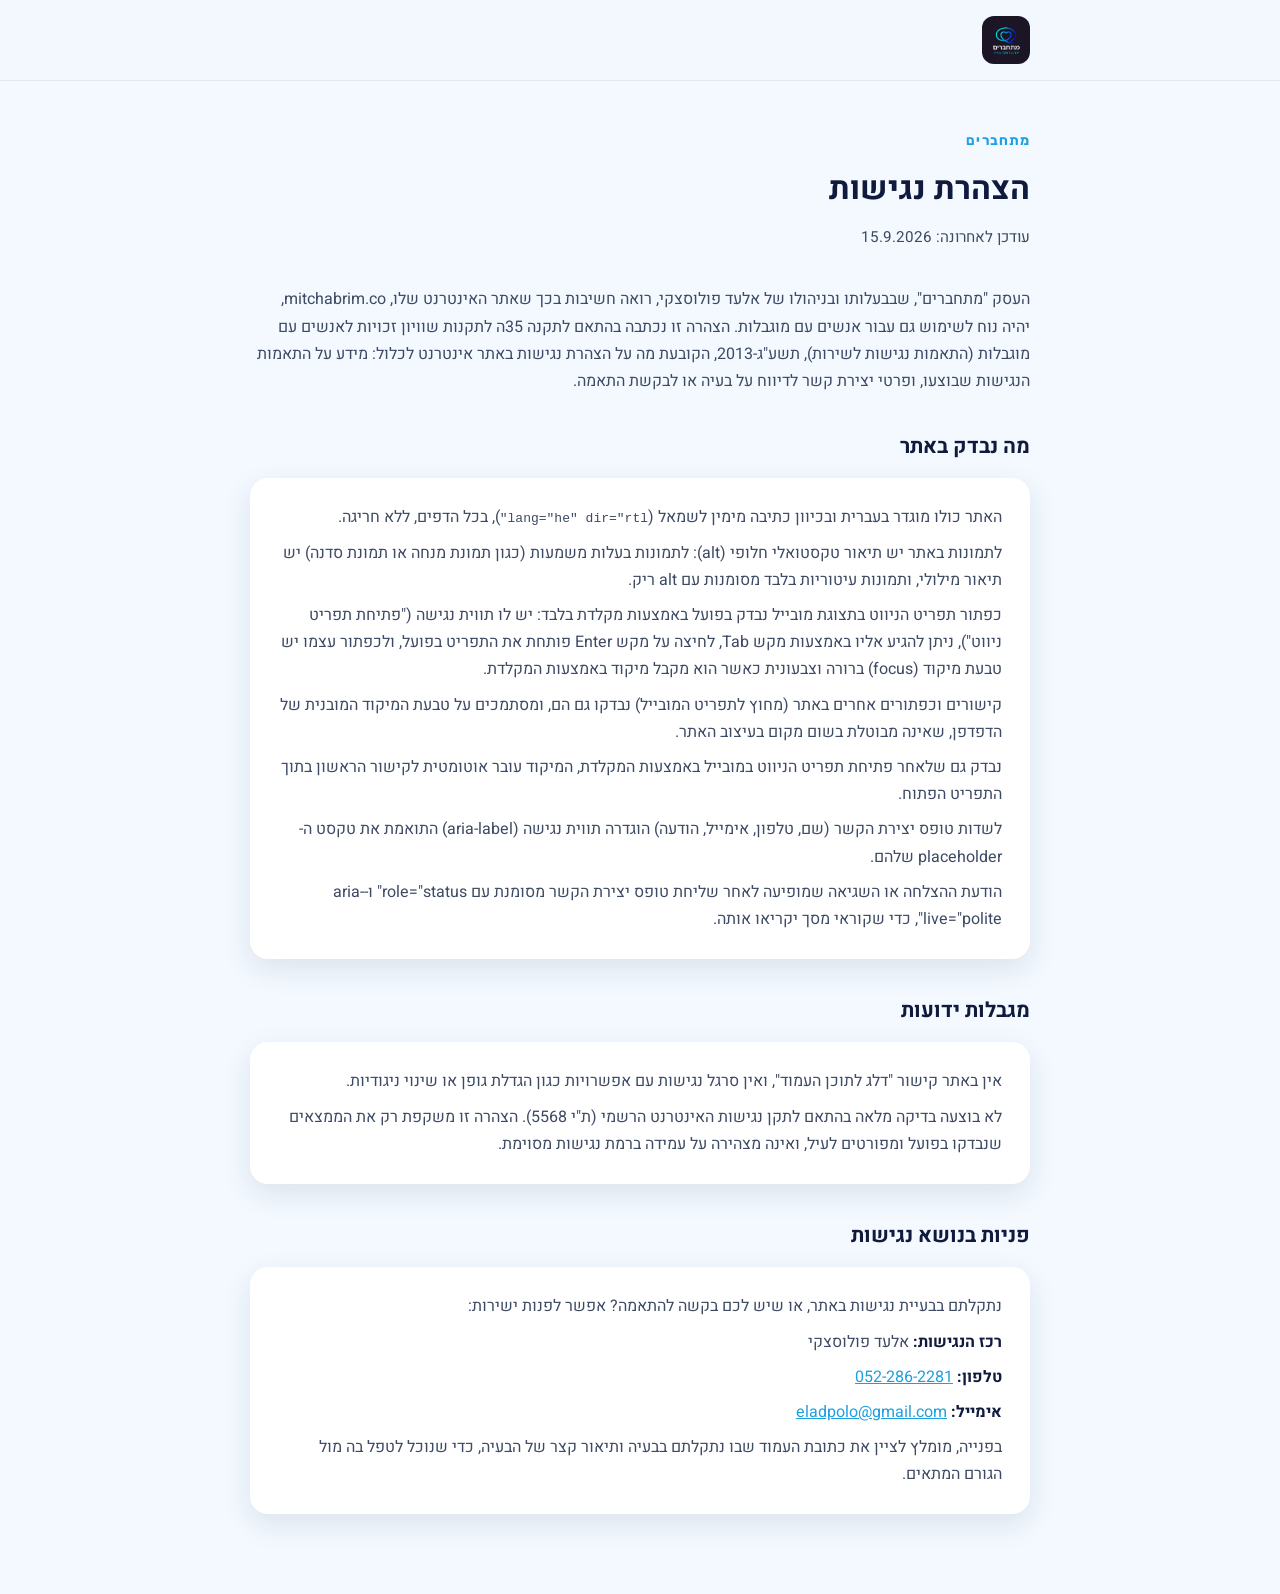
<file: accessibility-statement/index.html>
<!DOCTYPE html>
<html lang="he" dir="rtl">
<head>
<meta charset="UTF-8">
<meta name="viewport" content="width=device-width, initial-scale=1">
<title>הצהרת נגישות | מתחברים</title>
<meta name="description" content="הצהרת הנגישות של אתר מתחברים: מה נבדק באתר, מגבלות ידועות, ופרטי רכז הנגישות ליצירת קשר.">
<link rel="preconnect" href="https://fonts.googleapis.com">
<link rel="preconnect" href="https://fonts.gstatic.com" crossorigin>
<link href="https://fonts.googleapis.com/css2?family=Heebo:wght@300;400;500;700;900&family=Rubik:wght@400;500;700&display=swap" rel="stylesheet">
<style>
  :root{
    --cream:#F3F9FF;
    --peach:#BEE6FF;
    --terracotta:#1E9FE0;
    --forest:#101A3D;
    --ink:#20263B;
    --sage:#7DD3FC;
    --white:#FFFFFF;
    --shadow: 0 10px 30px rgba(16,26,61,.10);
  }
  *{box-sizing:border-box;margin:0;padding:0;}
  html{scroll-behavior:smooth;}
  body{
    font-family:'Heebo',sans-serif;
    background:var(--cream);
    color:var(--ink);
    line-height:1.7;
  }
  a{color:var(--terracotta);}
  a:hover{text-decoration:underline;}
  img{max-width:100%;display:block;}
  .container{max-width:820px;margin:0 auto;padding:0 20px;}

  header{
    background:rgba(243,249,255,.92);
    border-bottom:1px solid rgba(16,26,61,.08);
    padding:16px 0;
  }
  header .container{display:flex;align-items:center;}
  header a.logo{display:inline-flex;align-items:center;}
  header a.logo:hover{text-decoration:none;}
  header a.logo img{height:48px;border-radius:12px;}
  header a.logo:focus-visible{outline:3px solid var(--terracotta);outline-offset:3px;border-radius:12px;}

  main{padding:48px 0 80px;}
  .eyebrow{
    font-family:'Rubik',sans-serif;
    letter-spacing:.08em;
    color:var(--terracotta);
    font-weight:700;
    font-size:.85rem;
    display:block;
    margin-bottom:10px;
  }
  h1{font-family:'Heebo',sans-serif;font-weight:700;color:var(--forest);font-size:2rem;margin-bottom:8px;}
  .updated{color:#3d4a63;font-size:.95rem;margin-bottom:36px;}
  h2{font-family:'Heebo',sans-serif;font-weight:700;color:var(--forest);font-size:1.3rem;margin:34px 0 14px;}
  p{margin-bottom:14px;color:#3d4a63;}
  ul{margin:0 0 14px;padding-inline-start:22px;color:#3d4a63;}
  li{margin-bottom:8px;}
  .card{
    background:var(--white);
    border-radius:18px;
    box-shadow:var(--shadow);
    padding:26px 28px;
    margin-top:8px;
  }
  .card p{margin-bottom:8px;}
  .card p:last-child{margin-bottom:0;}
  .card strong{color:var(--forest);}
  a:focus-visible, button:focus-visible{outline:3px solid var(--terracotta);outline-offset:2px;}

  @media(max-width:480px){
    h1{font-size:1.6rem;}
    h2{font-size:1.15rem;}
    main{padding:32px 0 60px;}
    .card{padding:20px;}
  }
</style>
</head>
<body>

<header>
  <div class="container">
    <a href="/" class="logo" aria-label="חזרה לעמוד הבית של מתחברים">
      <img src="/assets/logo.jpg" alt="מתחברים">
    </a>
  </div>
</header>

<main>
  <div class="container">
    <span class="eyebrow">מתחברים</span>
    <h1>הצהרת נגישות</h1>
    <p class="updated">עודכן לאחרונה: 15.9.2026</p>

    <p>
      העסק "מתחברים", שבבעלותו ובניהולו של אלעד פולוסצקי, רואה חשיבות בכך שאתר האינטרנט שלו,
      mitchabrim.co, יהיה נוח לשימוש גם עבור אנשים עם מוגבלות. הצהרה זו נכתבה בהתאם לתקנה 35ה לתקנות שוויון
      זכויות לאנשים עם מוגבלות (התאמות נגישות לשירות), תשע"ג-2013, הקובעת מה על הצהרת נגישות
      באתר אינטרנט לכלול: מידע על התאמות הנגישות שבוצעו, ופרטי יצירת קשר לדיווח על בעיה או לבקשת
      התאמה.
    </p>

    <h2>מה נבדק באתר</h2>
    <div class="card">
      <p>
        האתר כולו מוגדר בעברית ובכיוון כתיבה מימין לשמאל (<code>lang="he" dir="rtl"</code>), בכל
        הדפים, ללא חריגה.
      </p>
      <p>
        לתמונות באתר יש תיאור טקסטואלי חלופי (alt): לתמונות בעלות משמעות (כגון תמונת מנחה או
        תמונת סדנה) יש תיאור מילולי, ותמונות עיטוריות בלבד מסומנות עם alt ריק.
      </p>
      <p>
        כפתור תפריט הניווט בתצוגת מובייל נבדק בפועל באמצעות מקלדת בלבד: יש לו תווית נגישה
        ("פתיחת תפריט ניווט"), ניתן להגיע אליו באמצעות מקש Tab, לחיצה על מקש Enter פותחת את
        התפריט בפועל, ולכפתור עצמו יש טבעת מיקוד (focus) ברורה וצבעונית כאשר הוא מקבל מיקוד
        באמצעות המקלדת.
      </p>
      <p>
        קישורים וכפתורים אחרים באתר (מחוץ לתפריט המובייל) נבדקו גם הם, ומסתמכים על טבעת המיקוד
        המובנית של הדפדפן, שאינה מבוטלת בשום מקום בעיצוב האתר.
      </p>
      <p>
        נבדק גם שלאחר פתיחת תפריט הניווט במובייל באמצעות המקלדת, המיקוד עובר אוטומטית לקישור
        הראשון בתוך התפריט הפתוח.
      </p>
      <p>
        לשדות טופס יצירת הקשר (שם, טלפון, אימייל, הודעה) הוגדרה תווית נגישה (aria-label) התואמת
        את טקסט ה-placeholder שלהם.
      </p>
      <p>
        הודעת ההצלחה או השגיאה שמופיעה לאחר שליחת טופס יצירת הקשר מסומנת עם role="status"
        ו-aria-live="polite", כדי שקוראי מסך יקריאו אותה.
      </p>
    </div>

    <h2>מגבלות ידועות</h2>
    <div class="card">
      <p>
        אין באתר קישור "דלג לתוכן העמוד", ואין סרגל נגישות עם אפשרויות כגון הגדלת גופן או שינוי
        ניגודיות.
      </p>
      <p>
        לא בוצעה בדיקה מלאה בהתאם לתקן נגישות האינטרנט הרשמי (ת"י 5568). הצהרה זו משקפת רק את
        הממצאים שנבדקו בפועל ומפורטים לעיל, ואינה מצהירה על עמידה ברמת נגישות מסוימת.
      </p>
    </div>

    <h2>פניות בנושא נגישות</h2>
    <div class="card">
      <p>נתקלתם בבעיית נגישות באתר, או שיש לכם בקשה להתאמה? אפשר לפנות ישירות:</p>
      <p><strong>רכז הנגישות:</strong> אלעד פולוסצקי</p>
      <p><strong>טלפון:</strong> <a href="tel:0522-862281">052-286-2281</a></p>
      <p><strong>אימייל:</strong> <a href="mailto:eladpolo@gmail.com">eladpolo@gmail.com</a></p>
      <p>בפנייה, מומלץ לציין את כתובת העמוד שבו נתקלתם בבעיה ותיאור קצר של הבעיה, כדי שנוכל לטפל
        בה מול הגורם המתאים.</p>
    </div>
  </div>
</main>

</body>
</html>
</file>
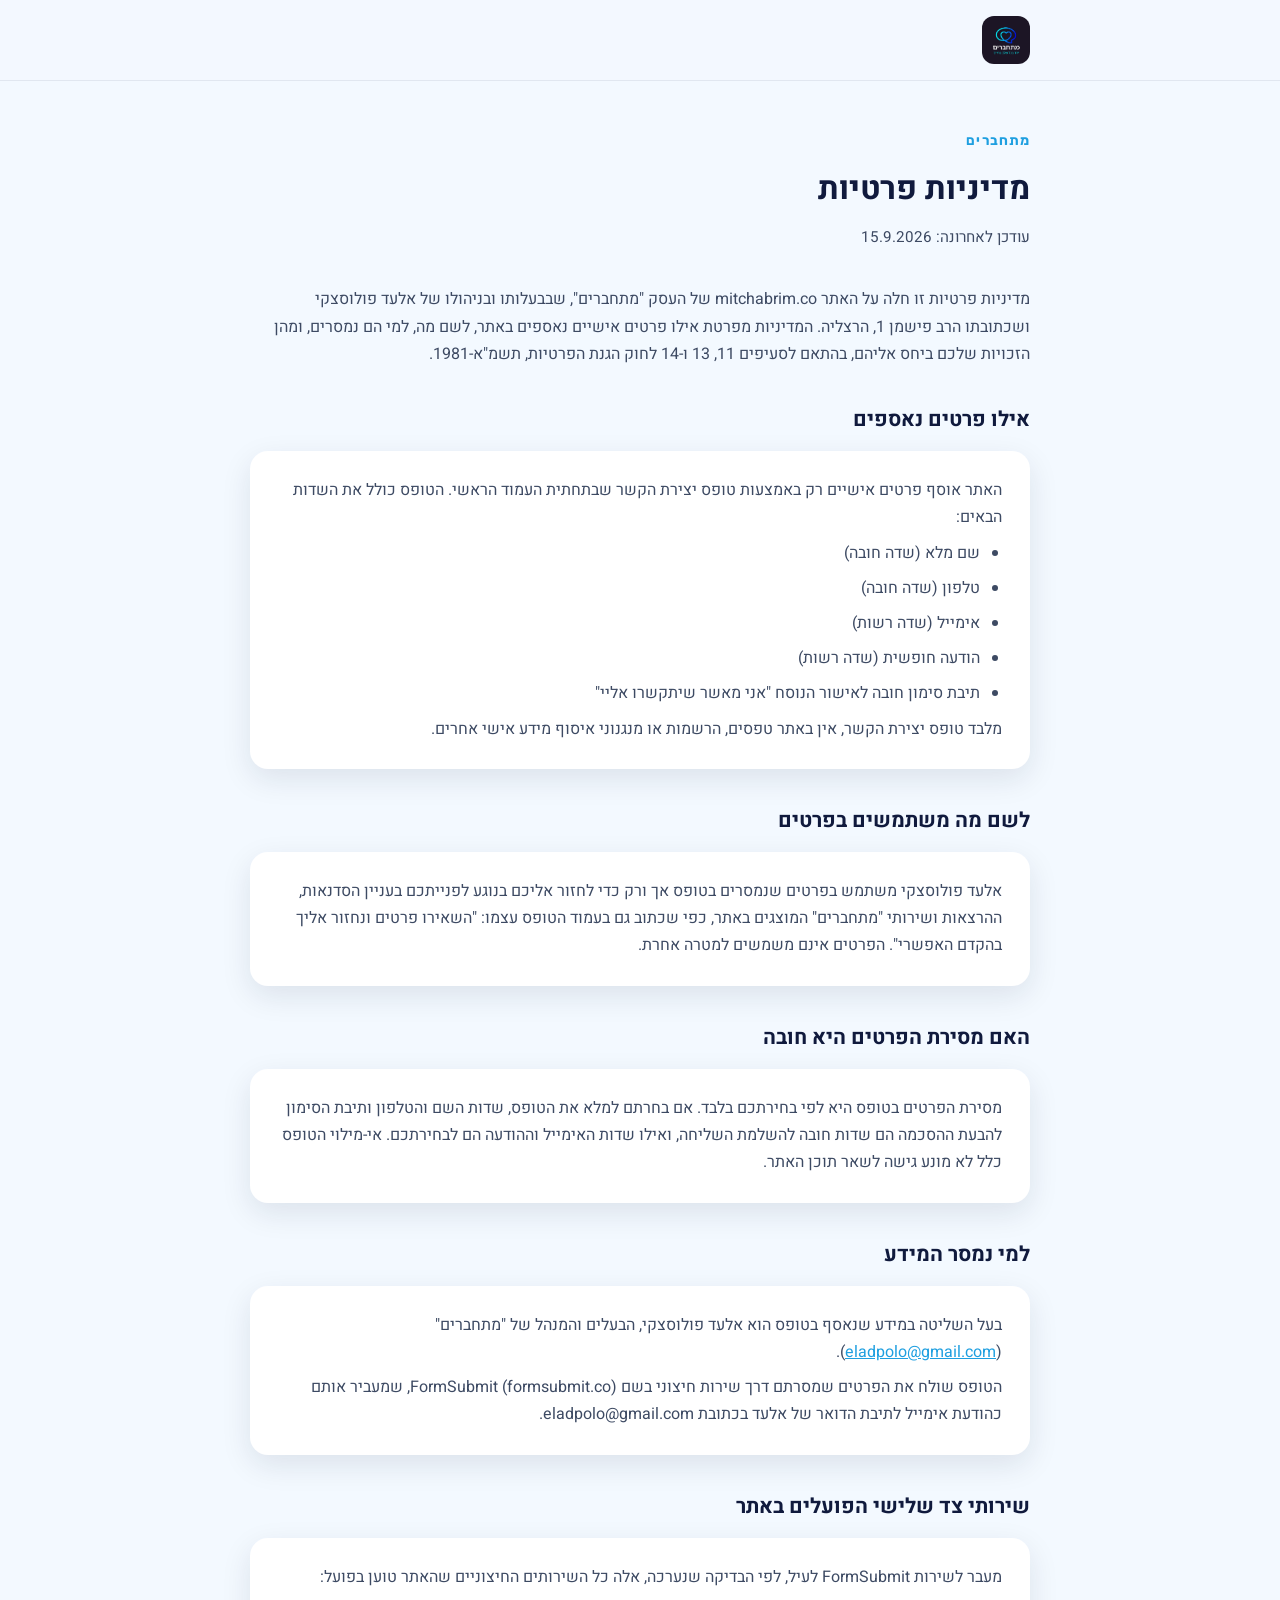
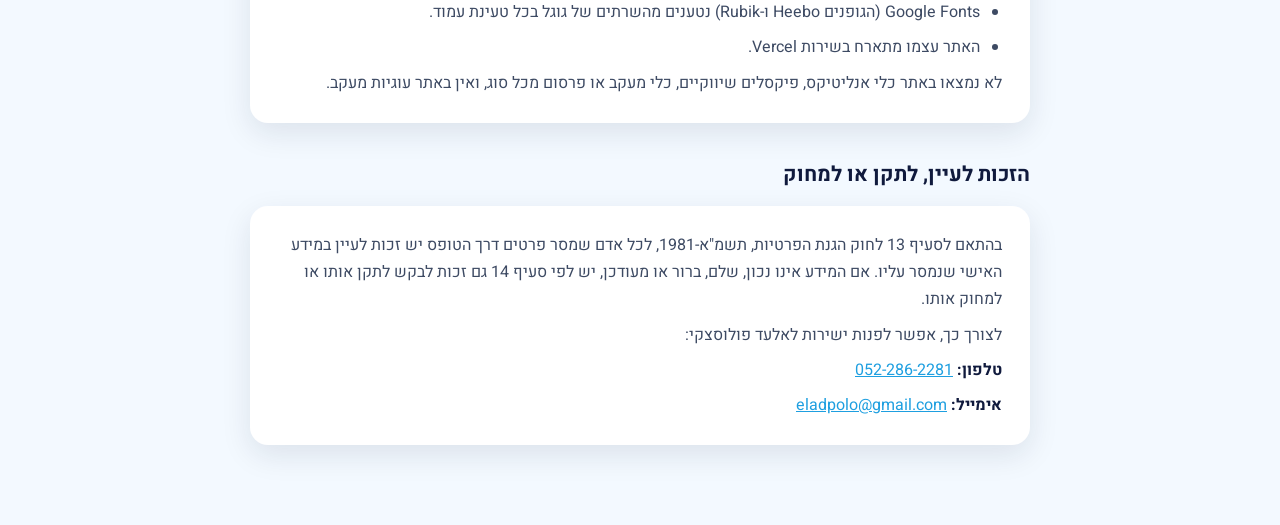
<file: privacy-policy/index.html>
<!DOCTYPE html>
<html lang="he" dir="rtl">
<head>
<meta charset="UTF-8">
<meta name="viewport" content="width=device-width, initial-scale=1">
<title>מדיניות פרטיות | מתחברים</title>
<meta name="description" content="מדיניות הפרטיות של אתר מתחברים: אילו פרטים נאספים בטופס יצירת הקשר, לשם מה, למי הם נמסרים, ואיך לבקש לעיין, לתקן או למחוק אותם.">
<link rel="preconnect" href="https://fonts.googleapis.com">
<link rel="preconnect" href="https://fonts.gstatic.com" crossorigin>
<link href="https://fonts.googleapis.com/css2?family=Heebo:wght@300;400;500;700;900&family=Rubik:wght@400;500;700&display=swap" rel="stylesheet">
<style>
  :root{
    --cream:#F3F9FF;
    --peach:#BEE6FF;
    --terracotta:#1E9FE0;
    --forest:#101A3D;
    --ink:#20263B;
    --sage:#7DD3FC;
    --white:#FFFFFF;
    --shadow: 0 10px 30px rgba(16,26,61,.10);
  }
  *{box-sizing:border-box;margin:0;padding:0;}
  html{scroll-behavior:smooth;}
  body{
    font-family:'Heebo',sans-serif;
    background:var(--cream);
    color:var(--ink);
    line-height:1.7;
  }
  a{color:var(--terracotta);}
  a:hover{text-decoration:underline;}
  img{max-width:100%;display:block;}
  .container{max-width:820px;margin:0 auto;padding:0 20px;}

  header{
    background:rgba(243,249,255,.92);
    border-bottom:1px solid rgba(16,26,61,.08);
    padding:16px 0;
  }
  header .container{display:flex;align-items:center;}
  header a.logo{display:inline-flex;align-items:center;}
  header a.logo:hover{text-decoration:none;}
  header a.logo img{height:48px;border-radius:12px;}
  header a.logo:focus-visible{outline:3px solid var(--terracotta);outline-offset:3px;border-radius:12px;}

  main{padding:48px 0 80px;}
  .eyebrow{
    font-family:'Rubik',sans-serif;
    letter-spacing:.08em;
    color:var(--terracotta);
    font-weight:700;
    font-size:.85rem;
    display:block;
    margin-bottom:10px;
  }
  h1{font-family:'Heebo',sans-serif;font-weight:700;color:var(--forest);font-size:2rem;margin-bottom:8px;}
  .updated{color:#3d4a63;font-size:.95rem;margin-bottom:36px;}
  h2{font-family:'Heebo',sans-serif;font-weight:700;color:var(--forest);font-size:1.3rem;margin:34px 0 14px;}
  p{margin-bottom:14px;color:#3d4a63;}
  ul{margin:0 0 14px;padding-inline-start:22px;color:#3d4a63;}
  li{margin-bottom:8px;}
  .card{
    background:var(--white);
    border-radius:18px;
    box-shadow:var(--shadow);
    padding:26px 28px;
    margin-top:8px;
  }
  .card p{margin-bottom:8px;}
  .card p:last-child{margin-bottom:0;}
  .card ul{margin-bottom:0;}
  .card strong{color:var(--forest);}
  a:focus-visible, button:focus-visible{outline:3px solid var(--terracotta);outline-offset:2px;}

  @media(max-width:480px){
    h1{font-size:1.6rem;}
    h2{font-size:1.15rem;}
    main{padding:32px 0 60px;}
    .card{padding:20px;}
  }
</style>
</head>
<body>

<header>
  <div class="container">
    <a href="/" class="logo" aria-label="חזרה לעמוד הבית של מתחברים">
      <img src="/assets/logo.jpg" alt="מתחברים">
    </a>
  </div>
</header>

<main>
  <div class="container">
    <span class="eyebrow">מתחברים</span>
    <h1>מדיניות פרטיות</h1>
    <p class="updated">עודכן לאחרונה: 15.9.2026</p>

    <p>
      מדיניות פרטיות זו חלה על האתר mitchabrim.co של העסק "מתחברים", שבבעלותו ובניהולו של אלעד
      פולוסצקי ושכתובתו הרב פישמן 1, הרצליה. המדיניות מפרטת אילו פרטים אישיים נאספים באתר, לשם מה, למי
      הם נמסרים, ומהן הזכויות שלכם ביחס אליהם, בהתאם לסעיפים 11, 13 ו-14 לחוק הגנת הפרטיות,
      תשמ"א-1981.
    </p>

    <h2>אילו פרטים נאספים</h2>
    <div class="card">
      <p>האתר אוסף פרטים אישיים רק באמצעות טופס יצירת הקשר שבתחתית העמוד הראשי. הטופס כולל
        את השדות הבאים:</p>
      <ul>
        <li>שם מלא (שדה חובה)</li>
        <li>טלפון (שדה חובה)</li>
        <li>אימייל (שדה רשות)</li>
        <li>הודעה חופשית (שדה רשות)</li>
        <li>תיבת סימון חובה לאישור הנוסח "אני מאשר שיתקשרו אליי"</li>
      </ul>
      <p>מלבד טופס יצירת הקשר, אין באתר טפסים, הרשמות או מנגנוני איסוף מידע אישי אחרים.</p>
    </div>

    <h2>לשם מה משתמשים בפרטים</h2>
    <div class="card">
      <p>
        אלעד פולוסצקי משתמש בפרטים שנמסרים בטופס אך ורק כדי לחזור אליכם בנוגע לפנייתכם בעניין
        הסדנאות, ההרצאות ושירותי "מתחברים" המוצגים באתר, כפי שכתוב גם בעמוד הטופס עצמו: "השאירו
        פרטים ונחזור אליך בהקדם האפשרי". הפרטים אינם משמשים למטרה אחרת.
      </p>
    </div>

    <h2>האם מסירת הפרטים היא חובה</h2>
    <div class="card">
      <p>
        מסירת הפרטים בטופס היא לפי בחירתכם בלבד. אם בחרתם למלא את הטופס, שדות השם והטלפון ותיבת
        הסימון להבעת ההסכמה הם שדות חובה להשלמת השליחה, ואילו שדות האימייל וההודעה הם לבחירתכם. אי-מילוי הטופס
        כלל לא מונע גישה לשאר תוכן האתר.
      </p>
    </div>

    <h2>למי נמסר המידע</h2>
    <div class="card">
      <p>
        בעל השליטה במידע שנאסף בטופס הוא אלעד פולוסצקי, הבעלים והמנהל של "מתחברים"
        (<a href="mailto:eladpolo@gmail.com">eladpolo@gmail.com</a>).
      </p>
      <p>
        הטופס שולח את הפרטים שמסרתם דרך שירות חיצוני בשם FormSubmit (formsubmit.co), שמעביר
        אותם כהודעת אימייל לתיבת הדואר של אלעד בכתובת eladpolo@gmail.com.
      </p>
    </div>

    <h2>שירותי צד שלישי הפועלים באתר</h2>
    <div class="card">
      <p>מעבר לשירות FormSubmit לעיל, לפי הבדיקה שנערכה, אלה כל השירותים החיצוניים שהאתר טוען בפועל:</p>
      <ul>
        <li>Google Fonts (הגופנים Heebo ו-Rubik) נטענים מהשרתים של גוגל בכל טעינת עמוד.</li>
        <li>האתר עצמו מתארח בשירות Vercel.</li>
      </ul>
      <p>
        לא נמצאו באתר כלי אנליטיקס, פיקסלים שיווקיים, כלי מעקב או פרסום מכל סוג, ואין באתר עוגיות
        מעקב.
      </p>
    </div>

    <h2>הזכות לעיין, לתקן או למחוק</h2>
    <div class="card">
      <p>
        בהתאם לסעיף 13 לחוק הגנת הפרטיות, תשמ"א-1981, לכל אדם שמסר פרטים דרך הטופס יש זכות לעיין
        במידע האישי שנמסר עליו. אם המידע אינו נכון, שלם, ברור או מעודכן, יש לפי סעיף 14 גם זכות
        לבקש לתקן אותו או למחוק אותו.
      </p>
      <p>לצורך כך, אפשר לפנות ישירות לאלעד פולוסצקי:</p>
      <p><strong>טלפון:</strong> <a href="tel:0522-862281">052-286-2281</a></p>
      <p><strong>אימייל:</strong> <a href="mailto:eladpolo@gmail.com">eladpolo@gmail.com</a></p>
    </div>
  </div>
</main>

</body>
</html>
</file>
<file: assets/motion-extra.css>
/* =========================================================================
   motion-extra.css : the added elements of the full-volume build.

   What lives here: the hero float field, the proof chips, the gradient sweep
   pill, the glowing dividers, the tilted RTL ribbon, and the phone's sticky
   glass bar. Everything is REAL AUTHORED DOM in index.html, so nothing is
   injected at runtime and nothing shifts layout as it arrives. With
   JavaScript switched off every element here is present, correct and still.

   Law it answers to: motion-kit/docs/DESIGN-LAW.md, preset B (full volume).
     band 1, feedback   .3s ease-out
     band 2, entrance   .5s, .9s on a large surface, cubic-bezier(.22,1,.36,1)
     continuous loops   3s to 30s, ease-in-out to bob, linear to glide
   Nothing in this file sits between the two bands, and no loop now runs under
   the 3s floor (DESIGN-LAW 15).

   Every class starts with mx-.
   ========================================================================= */


/* =========================================================================
   1. THE FLOAT FIELD around the hero.

   SOURCE OF THE NUMBERS. Every timing, amplitude, blur, opacity and size
   below is taken from the B1 extraction at
   motion-kit/docs/specs/onemanai-hero/spec-float-field.json, not invented
   here and not read off a screenshot.

     measured and kept exactly
       loop shape     0% at rest, 50% at the amplitude, 100% back at rest
       easing         ease-in-out on the loop, never ease-out, never a bounce
       near amplitude 15px, the reference's own measured travel
       direction      normal, infinite, fill none
     from B1's per-icon table, verbatim except the two marked RAISED
       icon 1 near 2400ms RAISED to 3000ms  delay 0    amp 15 blur 0
       icon 2 mid  3600ms delay 620  amp 11 blur 1.5
       icon 3 near 2800ms RAISED to 3000ms  delay 1740 amp 15 blur 0
       icon 4 far  4200ms delay 900  amp 7  blur 3
       icon 5 mid  3200ms delay 2300 amp 11 blur 1.5
       icon 6 far  3900ms delay 1180 amp 7  blur 3
       icon 7 near 3000ms delay 2900 amp 15 blur 0
       sizes  near 72 mid 56 far 44, and on the phone 52 / 42 / 34
       phone  drops icons 4 and 6 per B1, and this build drops icon 7 as well,
              so FOUR icons on a phone, not five: see the phone block below for
              the panel rectangle that forced it

   WHAT THIS BUILD RE-MAPPED, recorded because B1 marks placement as
   "redesigned (default, tunable)" and asks for any change to be written down:

     B1 sizes the field box at 45 to 55 percent of the hero and keeps its
     middle 30 percent clear, because the reference has a cut-out figure
     standing there. This hero has a centred glass panel instead, and it
     occupies 57 percent of the width, so a half-width field would drop
     icons straight onto the Hebrew headline. The field therefore spans the
     full hero and the keep-out grew to match the panel it is protecting.
     Two x values and one y value moved into the cleared gutters:
       icon 2  x 26 -> 16      icon 3  x 72 -> 86, y 20 -> 16
       icon 6  x 60 -> 6
     Icon 6 moved because at x 60 it sat squarely behind the glass panel and
     could not be seen at all: one of the seven was invisible. That was found
     by looking at the rendered hero, not by a number.
     Every other coordinate is B1's. No duration, delay, amplitude, blur,
     opacity or size was touched.

     B1's depth bands also list a scale (1 / .82 / .66) alongside the size
     table. The two are the same statement: 72 x .82 is 59 and 72 x .66 is
     47.5, which is the size table. Applying both would shrink twice, so the
     size carries the depth and the transform stays pure translateY, which
     is also what B1's own acceptance check demands.

   Each disc is the page's structural device shrunk to icon size: a glass
   panel with a brand hairline. That is not decoration for its own sake.
   These icons sit over a photograph that changes every 5.5 seconds, and the
   glass is what keeps them legible against all six of them.

   The blur is static and never animates, so nothing filters during scroll.
   B1 flags the far band's 3px blur as the phone performance risk; on this
   page the phone drops both far-band icons, so that blur never runs there.
   ========================================================================= */
.mx-field{
  position:absolute;
  inset:0;
  z-index:1;
  pointer-events:none;
  overflow:hidden;
}
.mx-ico{
  position:absolute;
  width:var(--size);
  height:var(--size);
  margin-inline-start:calc(var(--size) / -2);
  margin-top:calc(var(--size) / -2);
  display:flex;
  align-items:center;
  justify-content:center;
  border-radius:50%;
  background:rgba(243,249,255,.80);
  border:var(--panel-border) solid var(--panel-line);
  box-shadow:var(--panel-glow);
  opacity:var(--op);
  filter:blur(var(--blur));
  will-change:transform;
  animation:mx-bob var(--dur) ease-in-out var(--delay) infinite normal;
}
.mx-ico svg{
  width:calc(var(--size) * .44);
  height:calc(var(--size) * .44);
  stroke:var(--brand-deep);
  fill:none;
  stroke-width:1.7;
  stroke-linecap:round;
  stroke-linejoin:round;
}
/* The brand glow, on the three near-band discs and no more. */
.mx-ico-1,.mx-ico-3,.mx-ico-7{box-shadow:var(--panel-glow-lit);}

/* B1's loop shape exactly: rest, amplitude, rest. The travel is DOWNWARD,
   the way the reference's own keyframes read, translate(0,0) to
   translate(0,15px) and back. A two-stop loop that never returns to rest
   jumps once per iteration; this one cannot. */
@keyframes mx-bob{
  0%{transform:translate3d(0,0,0);}
  50%{transform:translate3d(0,var(--amp),0);}
  100%{transform:translate3d(0,0,0);}
}

/* Per disc. Depth band, then B1's row, then the placement.
   Positions are logical, so the field mirrors with the page.

   TWO DURATIONS WERE RAISED TO THE LOOP FLOOR. B1's table gave icon 1 a
   2400ms period and icon 3 a 2800ms one. Both sit UNDER the 3s floor that
   DESIGN-LAW 15 sets for a continuous loop, and a bob that short on a 72px
   disc reads as a twitch rather than a drift. Both are now 3000ms, the floor
   itself. Nothing else in the table moved: amplitude, delay, blur, opacity and
   size are all still B1's. Icon 7 also runs 3000ms, so three discs now share a
   period, but their delays are 0ms, 1740ms and 2900ms against three different
   amplitudes, so no two are ever at the same point of the loop. */
.mx-ico-1{--size:72px;--op:1;   --blur:0px;   --amp:15px;--dur:3000ms;--delay:0ms;    inset-inline-start:8%; top:12%;}
.mx-ico-2{--size:56px;--op:.9;  --blur:1.5px; --amp:11px;--dur:3600ms;--delay:620ms;  inset-inline-start:16%;top:62%;}
.mx-ico-3{--size:72px;--op:1;   --blur:0px;   --amp:15px;--dur:3000ms;--delay:1740ms; inset-inline-start:86%;top:16%;}
.mx-ico-4{--size:44px;--op:.78; --blur:3px;   --amp:7px; --dur:4200ms;--delay:900ms;  inset-inline-start:82%;top:70%;}
.mx-ico-5{--size:56px;--op:.9;  --blur:1.5px; --amp:11px;--dur:3200ms;--delay:2300ms; inset-inline-start:14%;top:82%;}
.mx-ico-6{--size:44px;--op:.78; --blur:3px;   --amp:7px; --dur:3900ms;--delay:1180ms; inset-inline-start:6%; top:88%;}
.mx-ico-7{--size:72px;--op:1;   --blur:0px;   --amp:15px;--dur:3000ms;--delay:2900ms; inset-inline-start:90%;top:40%;}

/* The field fades in as one ambient surface, .9s, the large-surface ceiling.
   Gated on motion-ready, so with JavaScript off it is simply there. */
html.motion-ready .mx-field{opacity:0;}
html.motion-ready.hero-intro-started .mx-field{
  opacity:1;
  transition:opacity var(--enter-large) var(--ease-out);
}


/* =========================================================================
   2. THE PROOF CHIPS.

   Four small message panels laid over and under the hero. Every word in them
   is already on this page: two quotes and two names lifted verbatim from
   המלצות, two workshop names lifted verbatim from הסדנאות שלנו.

   They are message-SHAPED but they are not WhatsApp green. Green on this page
   has exactly one job, the WhatsApp channel, and a decorative chip is not
   that job. So the chips wear the page's own panel language instead.

   Each is rotated between 1.5 and 3 degrees, each bobs 6px to 8px over 3.5s
   to 4.5s, and the first one is tucked behind the glass panel: it sits at
   z-index 1, the hero content sits at 2, so the panel's edge cuts across it.
   ========================================================================= */
.mx-chips{
  position:absolute;
  inset:0;
  pointer-events:none;
}
.mx-chips-under{z-index:1;}
.mx-chips-over{z-index:3;}

.mx-chip{
  position:absolute;
  display:block;
  max-width:264px;
  padding:13px 17px;
  border-radius:var(--panel-radius);
  background:rgba(255,255,255,.92);
  border:var(--panel-border) solid var(--panel-line);
  box-shadow:var(--panel-glow-lit);
  color:var(--navy);
  font-size:.9rem;
  line-height:1.45;
  text-align:start;
  transform:rotate(var(--rot));
  animation:mx-chip-bob var(--dur) ease-in-out var(--delay,0s) infinite alternate;
}
@keyframes mx-chip-bob{
  from{transform:rotate(var(--rot)) translateY(0);}
  to{transform:rotate(var(--rot)) translateY(calc(var(--amp) * -1));}
}
.mx-chip-quote{display:block;font-weight:400;}
.mx-chip-name{
  display:flex;align-items:center;gap:7px;
  margin-top:8px;font-weight:900;font-size:.82rem;color:var(--navy);
}
.mx-chip-name::before{
  content:"";width:7px;height:7px;border-radius:50%;flex:0 0 auto;
  background:var(--brand);
  box-shadow:0 0 8px rgba(30,159,224,.8);
}
.mx-chip-tag{
  max-width:none;
  padding:11px 22px;
  border-radius:var(--chip-radius);
  font-weight:900;
  font-size:.95rem;
  white-space:nowrap;
}

/* Placed in the gutters the float field leaves open, checked disc by disc
   against every icon's own box so nothing lands on anything. Chip 1 is the
   one that tucks: it runs under the panel's inline-start edge, which cuts
   across it, and the panel sits on the photograph. */
.mx-chip-1{--rot:-2.4deg; --amp:7px;   --dur:3.6s; --delay:.2s;  inset-inline-start:8%;  top:28%;}
.mx-chip-2{--rot:1.8deg;  --amp:6px;   --dur:4.1s; --delay:.6s;  inset-inline-start:74%; top:48%;}
.mx-chip-3{--rot:-1.6deg; --amp:8px;   --dur:3.9s; --delay:.35s; inset-inline-start:68%; top:auto;bottom:34px;}
.mx-chip-4{--rot:2.6deg;  --amp:6.5px; --dur:4.4s; --delay:.8s;  inset-inline-start:22%; top:auto;bottom:30px;}

/* The chips join the hero ladder, on the same 300ms rungs as the lockup.
   They arrive on opacity only, because their transform is already carrying
   the rotation and the bob. Nothing about their arrival shifts layout. */
html.motion-ready .mx-chip{opacity:0;}
html.motion-ready.hero-intro-started .mx-chip{
  opacity:1;
  transition:opacity var(--enter) var(--ease-out) var(--rung,0ms);
}
.mx-chip-1{--rung:calc(var(--step) * 3);}
.mx-chip-2{--rung:calc(var(--step) * 4);}
.mx-chip-3{--rung:calc(var(--step) * 5);}
.mx-chip-4{--rung:calc(var(--step) * 6);}


/* =========================================================================
   3. THE GRADIENT SWEEP PILL.

   One word in the hero, and exactly one more mid page, on the contact
   heading. The gradient runs ink to the deep end of the brand and back,
   because white on the LIGHT end of the family measures 2.96:1 and misses
   even the large-text bar. Against the deep end it measures 4.41:1. The
   brightness that the light end would have given comes back as the glow ring.

   background-position is not a compositor property. It is used here because
   the build spec names it, on a small stationary element that never moves
   during scroll.
   ========================================================================= */
@keyframes mx-sweep{
  0%,100%{background-position:0% 50%;}
  50%{background-position:100% 50%;}
}
.mx-sweep{
  display:inline-block;
  padding:.04em .3em .1em;
  border-radius:.28em;
  color:#fff;
  transform:rotate(-2deg);
  background-image:linear-gradient(100deg,#101A3D 0%,#1580B3 50%,#101A3D 100%);
  background-size:260% 100%;
  background-position:0% 50%;
  box-shadow:0 0 0 1px rgba(30,159,224,.55), 0 14px 34px rgba(30,159,224,.40);
  animation:mx-sweep 6s ease-in-out infinite;
}
.mx-sweep-host::before{
  background-image:linear-gradient(100deg,#101A3D 0%,#1580B3 50%,#101A3D 100%);
  background-size:260% 100%;
  background-position:0% 50%;
  animation:mx-sweep 6s ease-in-out infinite;
}


/* =========================================================================
   4. THE GLOWING DIVIDER.

   A 3px band of brand gradient with a soft glow, between three of the eight
   section boundaries and not all of them. Rhythm needs variation that was
   decided rather than applied everywhere (DESIGN-LAW 68). Static: it has no
   animation and needs none.
   ========================================================================= */
.mx-divider{
  height:3px;
  width:100%;
  background:linear-gradient(to left,
    rgba(30,159,224,0) 0%,
    #1580B3 18%,
    #1E9FE0 50%,
    #7DD3FC 74%,
    rgba(30,159,224,0) 100%);
  box-shadow:0 0 18px rgba(30,159,224,.55);
}


/* =========================================================================
   5. THE RTL RIBBON: the page's one full-bleed break.

   Tilted 2.5 degrees, nine workshop names alternating solid and outline,
   period 30s exactly, linear, on a duplicated track so the loop is seamless.
   Direction is declared in the markup comment and set by the sign of the
   translate here: translateX runs 0 to +50%, so the track moves toward the
   inline-START edge, the right on this page. Words enter at the left and
   leave at the right, and because the track is laid out right to left the
   names pass any fixed point in Hebrew reading order.
   It pauses on hover, and under reduced motion it does not run at all.
   ========================================================================= */
.mx-ribbon-wrap{
  width:100%;
  overflow:hidden;
  margin:104px 0;
  padding:24px 0;
}
.mx-ribbon{
  position:relative;
  width:118%;
  margin-inline-start:-9%;
  overflow:hidden;
  transform:rotate(2.5deg);
  padding:20px 0;
  background:linear-gradient(100deg,#101A3D 0%,#1580B3 50%,#101A3D 100%);
  border-top:var(--panel-border) solid var(--panel-line-dark);
  border-bottom:var(--panel-border) solid var(--panel-line-dark);
  box-shadow:0 18px 50px rgba(30,159,224,.28);
}
.mx-ribbon-track{
  display:flex;
  width:max-content;
  direction:rtl;
  animation:mx-ribbon 30s linear infinite;
}
@keyframes mx-ribbon{
  from{transform:translateX(0);}
  to{transform:translateX(50%);}
}
.mx-ribbon-group{
  display:flex;
  align-items:center;
  flex:0 0 auto;
  white-space:nowrap;
}
.mx-ribbon-word{
  font-family:'Heebo',sans-serif;
  font-weight:900;
  font-size:1.5rem;
  line-height:1.35;
  color:#fff;
  padding:0 4px;
}
/* The outline words carry a 2px stroke, not 1.5px. At 1.5px against a dark
   brand gradient the counters filled in at the render sizes this page actually
   uses and the words read as a slightly soft SOLID rather than as an outline,
   which is the whole point of alternating them. Checked by eye at both widths
   after the change: still hollow, not bold. */
.mx-ribbon-word.is-outline{
  color:transparent;
  -webkit-text-stroke:2px #7DD3FC;
}
.mx-ribbon-dot{
  display:inline-block;
  width:10px;
  height:10px;
  border-radius:50%;
  flex:0 0 auto;
  margin:0 24px;
  background:var(--brand-light);
  box-shadow:0 0 12px rgba(125,211,252,.9);
}
.mx-ribbon:hover .mx-ribbon-track,
.mx-ribbon-wrap.mx-offscreen .mx-ribbon-track{animation-play-state:paused;}


/* =========================================================================
   6. THE PHONE'S STICKY GLASS BAR.

   Phone only. The desktop gets no fixed bar at all, which is the point:
   the phone gets its own decision per section, not a narrower column
   (DESIGN-LAW 55).

   Both actions already exist on the page. The form anchor is the solid brand
   pill and it is FIRST in the flex order, which in RTL puts it at the
   inline-start edge, the right. Elad's number is the second action, and its
   digits are isolated with dir="ltr" so the punctuation cannot reorder inside
   Hebrew.

   MEASURED, so nobody has to re-derive it from a screenshot: at 412 wide the
   pill's rectangle runs x 206 to 396 and the number's runs x 16 to 194. The
   right edge of the screen is x 412, so the pill is the one at the inline
   start and it is the first thing a Hebrew reader meets. A cropped picture of
   this bar invites the opposite reading, because a left-to-right eye calls the
   leftmost item "first". On this page the leftmost item is last.

   The bar is 72px: a 48px tap target with 12px of air above and below. The
   page reserves exactly that much at the bottom, and the WhatsApp float is
   lifted clear of it, so nothing is covered and nothing collides.
   ========================================================================= */
.mx-bar{display:none;}

@media(max-width:640px){
  :root{--bar-h:72px;}
  body{padding-bottom:calc(var(--bar-h) + env(safe-area-inset-bottom, 0px));}

  .mx-bar{
    display:flex;
    align-items:center;
    gap:12px;
    position:fixed;
    inset-inline:0;
    bottom:0;
    z-index:210;
    padding:12px 16px calc(12px + env(safe-area-inset-bottom, 0px));
    background:rgba(243,249,255,.72);
    -webkit-backdrop-filter:blur(7px) saturate(125%);
    backdrop-filter:blur(7px) saturate(125%);
    border-top:var(--panel-border) solid var(--panel-line);
    box-shadow:0 -10px 34px rgba(30,159,224,.22);
  }
  .mx-bar-cta{
    flex:1 1 auto;
    min-height:48px;
    display:inline-flex;
    align-items:center;
    justify-content:center;
    border-radius:var(--chip-radius);
    background:var(--brand-deep);
    color:#fff;
    font-weight:900;
    font-size:1.1rem;
    border:var(--panel-border) solid rgba(255,255,255,.24);
    box-shadow:var(--panel-glow);
    touch-action:manipulation;
    transition:transform var(--fb) ease-out;
  }
  .mx-bar-cta:active{transform:scale(.97);}
  .mx-bar-tel{
    flex:0 0 auto;
    min-height:48px;
    display:inline-flex;
    align-items:center;
    gap:8px;
    padding:0 16px;
    border-radius:var(--chip-radius);
    background:rgba(255,255,255,.92);
    border:var(--panel-border) solid var(--panel-line);
    box-shadow:var(--panel-glow);
    color:var(--navy);
    font-family:'Rubik',sans-serif;
    font-weight:700;
    font-size:1rem;
    touch-action:manipulation;
    transition:transform var(--fb) ease-out;
  }
  .mx-bar-tel:active{transform:scale(.97);}
  .mx-bar-tel svg{
    width:19px;height:19px;flex:0 0 auto;
    stroke:var(--brand-deep);fill:none;stroke-width:1.9;
    stroke-linecap:round;stroke-linejoin:round;
  }
  .mx-bar-cta:focus-visible,.mx-bar-tel:focus-visible{
    outline:3px solid var(--brand);outline-offset:3px;
  }

  /* THE FLOAT, off the cards and further into the gutter.
     It used to be a 54px disc at 24px from the edge, which put it at x 24 to 78
     on a 412px screen, and the content column starts at exactly x 24. So it did
     not float NEAR the cards, it sat ON them, punching a green hole through the
     corner of whichever card was at the bottom of the screen. Measured on a
     sweep down the whole page: something was under it at 36 of 43 scroll stops.

     One size step down, 54 to 48, which is still over the 44px minimum target,
     and 14px further into the gutter. It now hangs half outside the content
     column instead of sitting inside it, and it clears the card TITLES, whose
     ink starts around x 103, by about 45px.

     `left` and not a logical property on purpose: the base rule in index.html
     positions this float with `left`, and on this RTL page left IS the
     inline-end side. One convention, stated, beats two that disagree.

     It still clears the sticky bar: the bar's top edge measures y 842 and the
     float's bottom edge y 827. */
  .whatsapp-float{
    bottom:calc(var(--bar-h) + 16px + env(safe-area-inset-bottom, 0px));
    left:10px;
    width:48px;height:48px;font-size:1.3rem;
  }

  /* THE PHONE'S OWN FLOAT FIELD: FOUR icons, in the two bands the glass panel
     leaves clear.

     WHAT WAS WRONG. B1's table drops the far band on a phone, which left five
     discs. But the placement put three of them ON the glass panel: measured at
     412 by 915 the panel occupies x 24 to 388 and y 155 to 551, and discs 7, 2
     and 5 all had rectangles inside it. A disc behind the panel is not depth,
     it is a smudge under the headline, and it was doing that over the Hebrew
     the page is there to deliver.

     WHAT THE PANEL LEAVES. Exactly two clear bands, and they are small:
       above the panel  y 83 to 155, the hero's own top padding, 72px
       below the panel  y 551 to 707, minus the shelf the three chips stand on,
                        which leaves a pocket at x 0 to 68
     A 52px disc bobbing 15px needs 67px of height, so the upper band holds
     three discs and no more, and the pocket holds one. That is four. Five do
     not fit without putting one back on the panel, so the fifth, disc 7, drops
     here the way discs 4 and 6 already do. Four discs that are all visible beat
     five where one is a smudge.

     Every placement below clears the panel rectangle at BOTH ends of its bob,
     not just at rest, and the three in the upper band sit at two different
     heights and two different sizes so they read as scatter and not as a row.
     Durations, delays, amplitudes, blurs and B1's phone sizes are untouched. */
  .mx-ico-1{--size:52px;}
  .mx-ico-2{--size:42px;}
  .mx-ico-3{--size:52px;}
  .mx-ico-5{--size:42px;}
  .mx-ico-4,.mx-ico-6,.mx-ico-7{display:none;}

  /* Upper band. Rest tops 84, 84 and 97; bob bottoms 151, 151 and 150; the
     panel starts at 155. */
  .mx-ico-3{inset-inline-start:80%;top:27px;}
  .mx-ico-1{inset-inline-start:15%;top:27px;}
  .mx-ico-2{inset-inline-start:39%;top:35px;}
  /* The pocket below the panel, inline-end of the chip shelf. Rest top 580,
     bob bottom 633, the chips begin at x 68 and this disc ends at x 50. */
  .mx-ico-5{inset-inline-start:93%;top:83%;}

  /* THE PHONE'S OWN CHIPS: three, and on a shelf instead of in gutters.
     There are no side gutters at this width, so the chips move to the deeper
     bottom padding under the panel: the two workshop tags in a row, the
     quote beneath them, all still over the photograph. The long second quote
     drops rather than being squeezed into a shape it does not fit.

     The tuck-behind-the-panel interleave is a DESKTOP decision. Here the
     panel runs nearly edge to edge, so a chip behind it would be hidden, not
     layered, and a chip you cannot read is not an effect. */
  .mx-chip{font-size:.82rem;padding:11px 14px;}
  .mx-chip-tag{padding:9px 16px;font-size:.85rem;}
  .mx-chip-1{inset-inline-start:6%; top:auto;bottom:22px;max-width:88vw;}
  .mx-chip-2{display:none;}
  .mx-chip-3{inset-inline-start:6%; top:auto;bottom:104px;}
  .mx-chip-4{inset-inline-start:56%;top:auto;bottom:104px;}

  .mx-ribbon-wrap{margin:72px 0;padding:18px 0;}
  .mx-ribbon{padding:15px 0;}
  .mx-ribbon-word{font-size:1.15rem;}
  .mx-ribbon-dot{margin:0 16px;width:8px;height:8px;}
}


/* =========================================================================
   7. REDUCED MOTION.

   The page is complete, correct and still. No flourish here is the only
   carrier of anything: every chip quotes words that are printed in full
   further down, every icon stands for a workshop that is named and
   photographed, and the ribbon repeats the list it sits above.
   ========================================================================= */
@media(prefers-reduced-motion: reduce){
  .mx-ico,
  .mx-chip,
  .mx-sweep,
  .mx-sweep-host::before,
  .mx-ribbon-track{animation:none !important;}
  html.motion-ready .mx-field,
  html.motion-ready .mx-chip{opacity:1;}
  html.motion-ready.hero-intro-started .mx-field,
  html.motion-ready.hero-intro-started .mx-chip{transition:none;}
  .mx-bar-cta,.mx-bar-tel{transition:none;}
  .mx-bar-cta:active,.mx-bar-tel:active{transform:none;}
}
</file>
